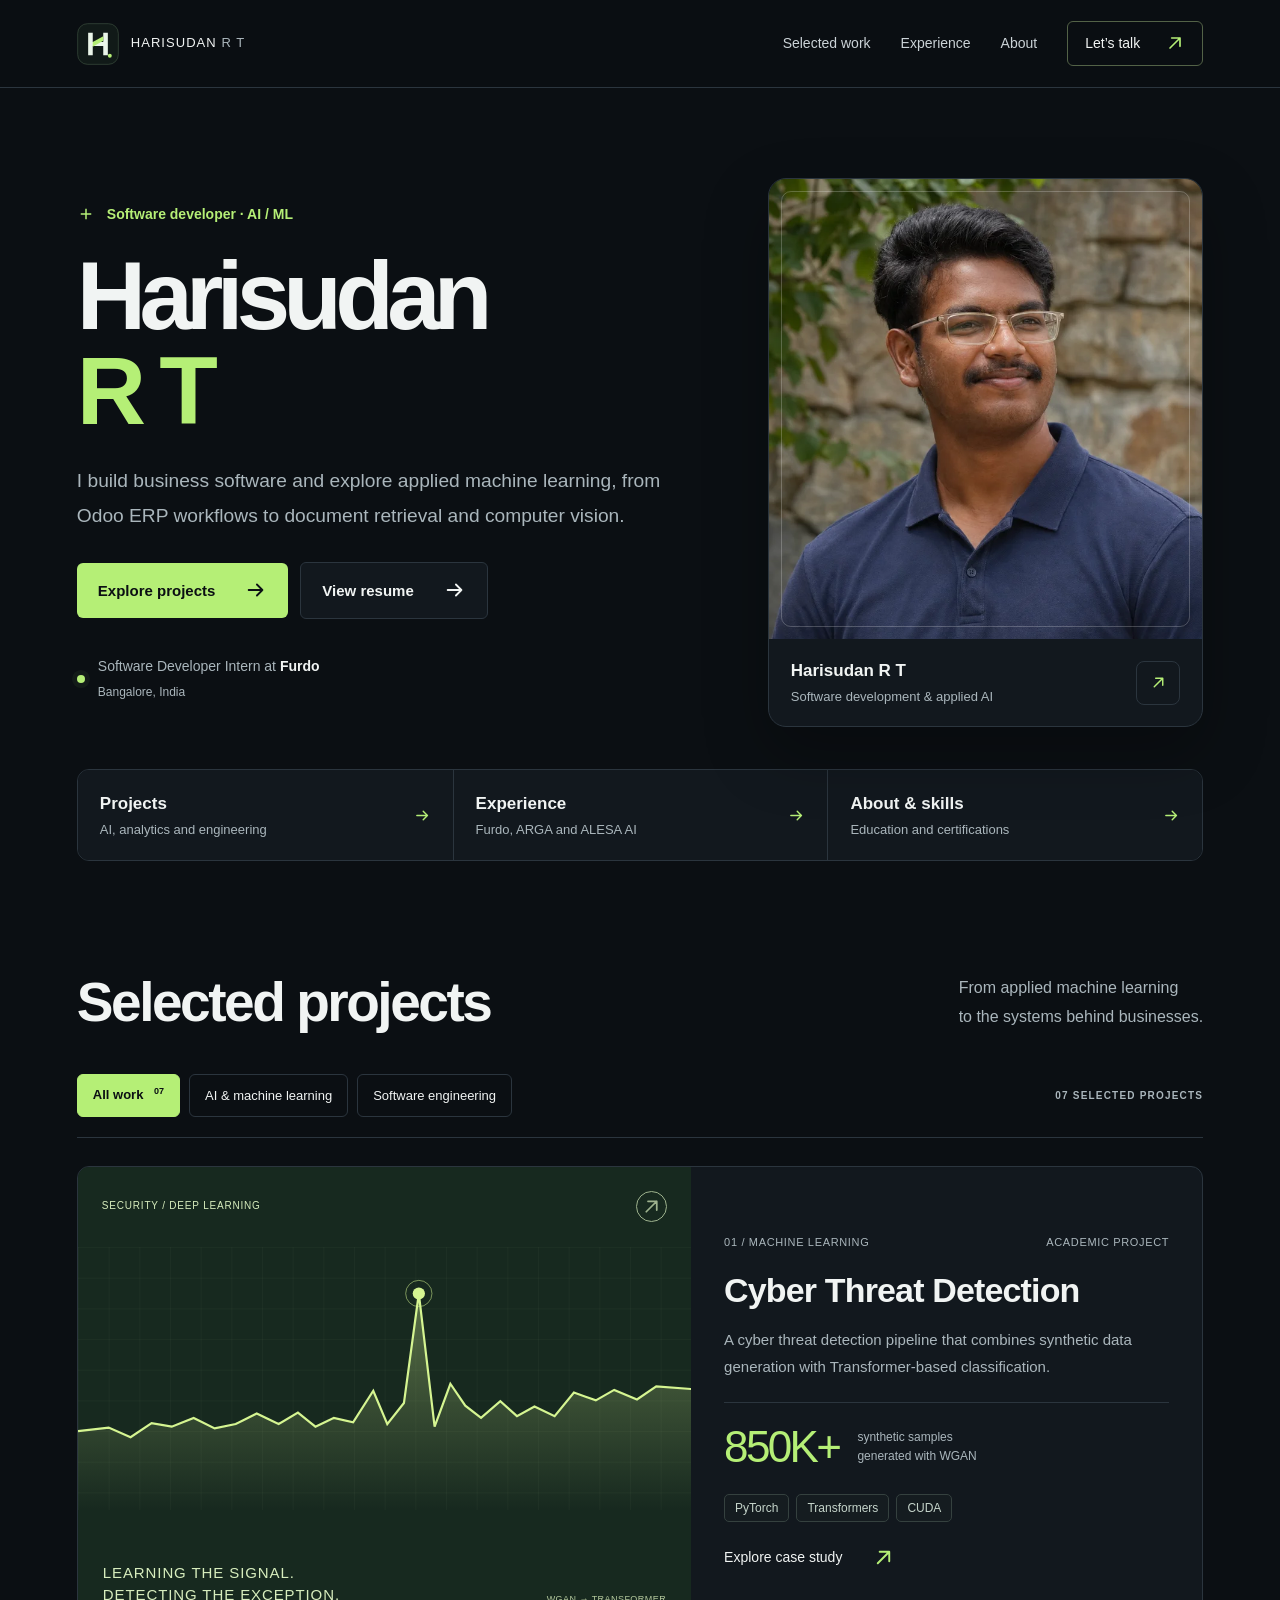
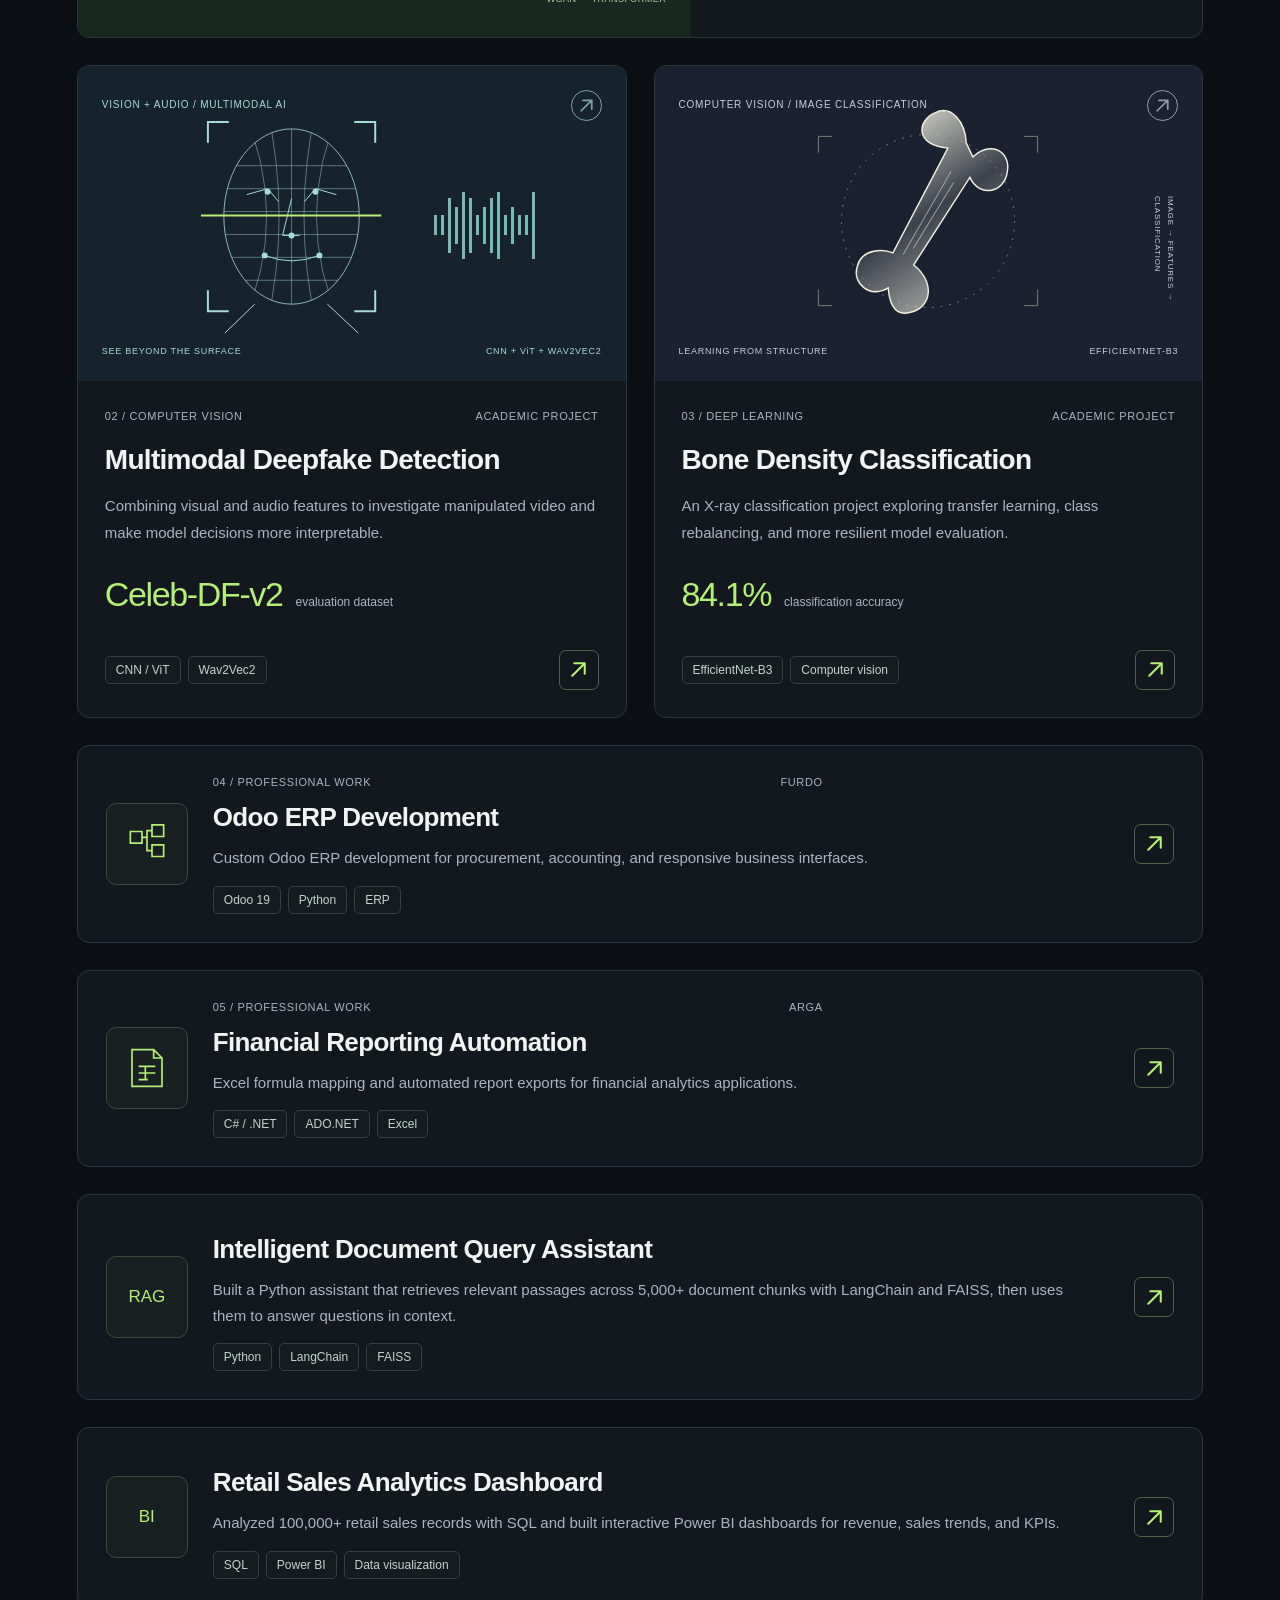
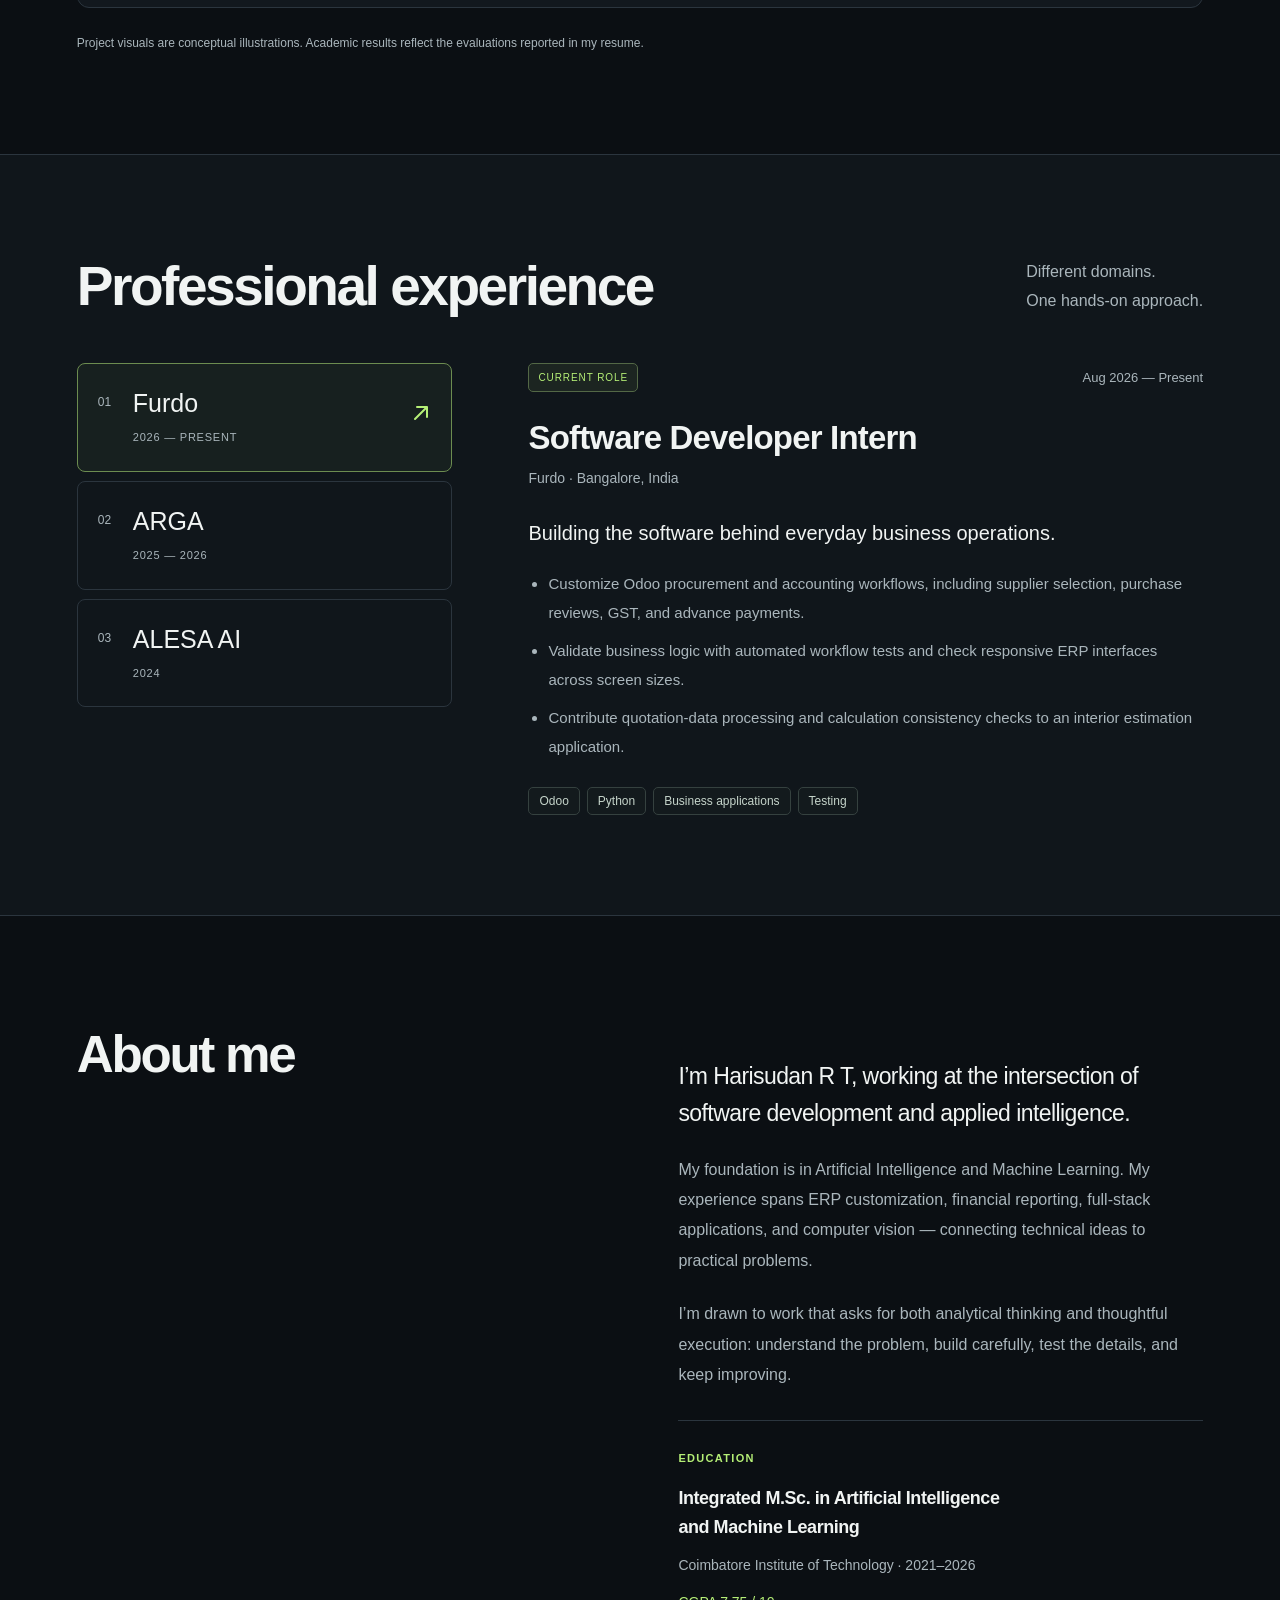
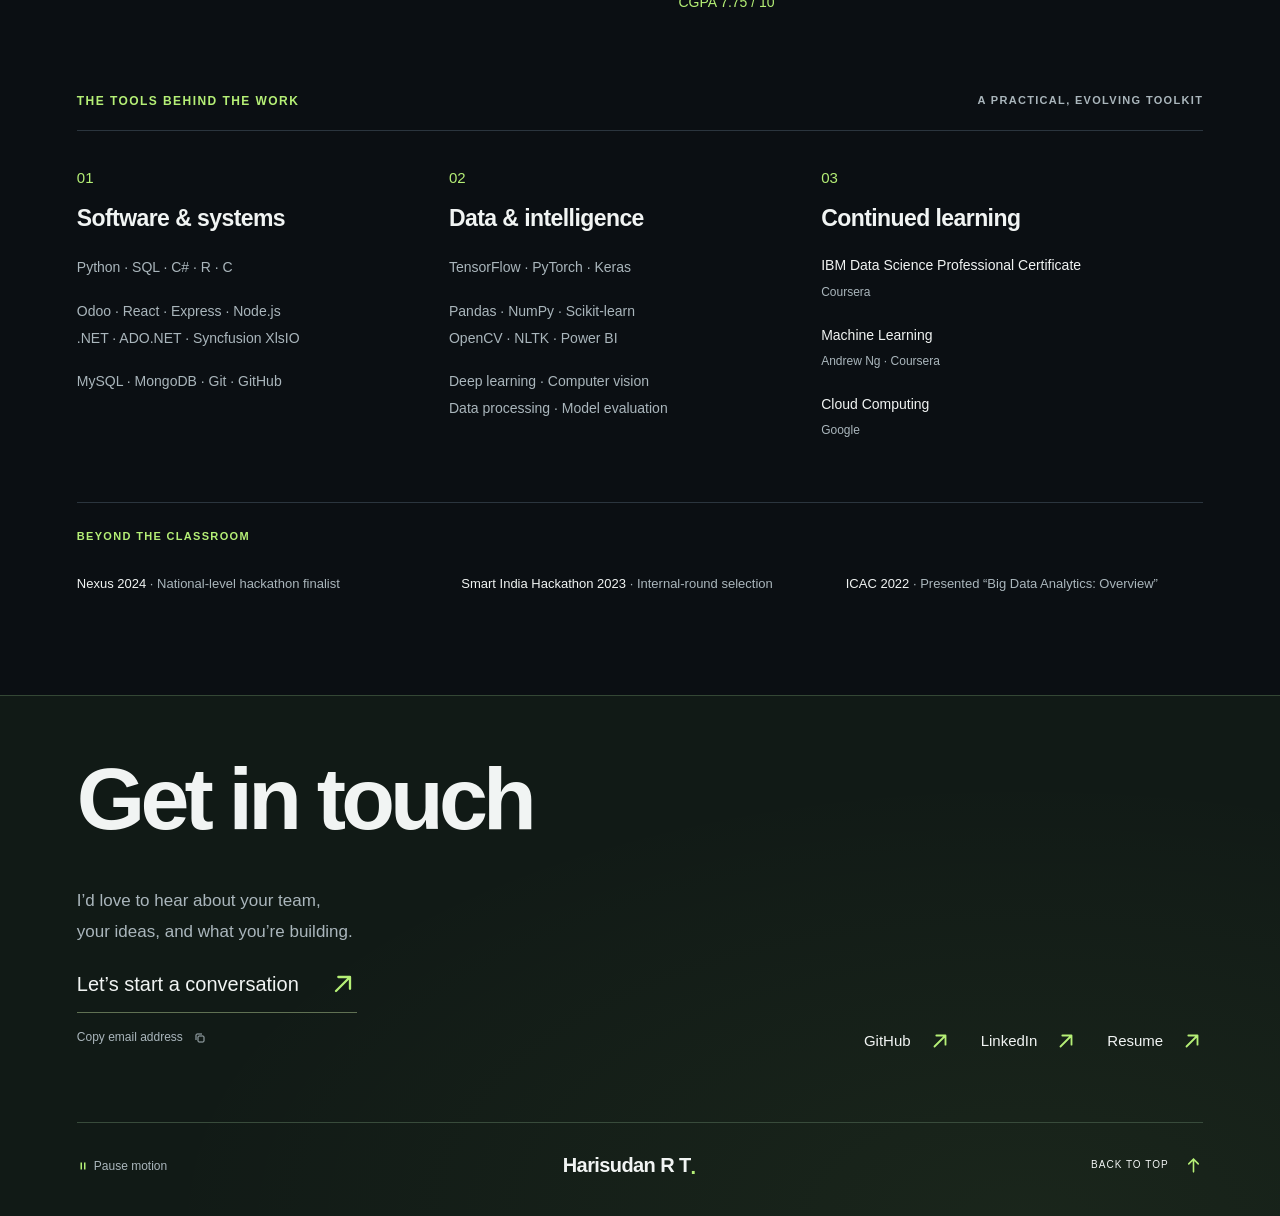
<file: index.html>
<!doctype html>
<html lang="en">
<head>
  <meta charset="UTF-8"><meta name="viewport" content="width=device-width,initial-scale=1">
  <meta name="theme-color" content="#0b0f13">
  <title>Harisudan R T — Software Developer & AI/ML</title>
  <meta name="description" content="Harisudan R T builds practical software and intelligent systems. Explore work in Odoo ERP, full-stack development, data science and machine learning.">
  <meta property="og:title" content="Harisudan R T — Engineering ideas into impact">
  <meta property="og:description" content="Software development. Applied intelligence. Thoughtful execution. Explore selected work and get in touch.">
  <meta property="og:type" content="website">
  <link rel="icon" href="favicon.svg?v=3" type="image/svg+xml">
  <link rel="stylesheet" href="dark.css?v=2">
  <link rel="stylesheet" href="portfolio.css?v=3"><script src="app.js?v=3" defer></script>
</head>
<body>
<a class="skip-link" href="#main">Skip to content</a>
<header class="header">
  <a class="brand" href="#home" aria-label="Harisudan, home"><img class="brand-emblem" src="favicon.svg?v=3" width="42" height="42" alt=""><span>HARISUDAN <b>R T</b></span></a>
  <nav aria-label="Main navigation" id="navigation"><a href="#work">Selected work</a><a href="#experience">Experience</a><a href="#about">About</a><a class="nav-contact" href="#contact">Let’s talk <span aria-hidden="true"><i class="ui-icon icon-external" aria-hidden="true"></i></span></a></nav>
  <button class="menu-button" aria-label="Open navigation" aria-expanded="false" aria-controls="navigation"><span></span><span></span></button>
  <div class="scroll-progress" aria-hidden="true"></div>
</header>
<main id="main">
<section class="hero section-wrap" id="home" aria-labelledby="hero-title">
  <div class="hero-grid">
    <div class="hero-copy">
      <p class="role-kicker"><span class="ui-icon icon-plus" aria-hidden="true"></span> Software developer · AI / ML</p>
      <h1 id="hero-title">Harisudan <span>R T</span></h1>
      <p class="hero-description">I build business software and explore applied machine learning, from Odoo ERP workflows to document retrieval and computer vision.</p>
      <div class="hero-actions"><a class="button primary" href="#work">Explore projects <span aria-hidden="true"><i class="ui-icon icon-right" aria-hidden="true"></i></span></a><a class="button secondary" href="resume.html">View resume <span aria-hidden="true"><i class="ui-icon icon-right" aria-hidden="true"></i></span></a></div>
      <div class="current-role"><span class="status-dot" aria-hidden="true"></span><span>Software Developer Intern at <strong>Furdo</strong><small>Bangalore, India</small></span></div>
    </div>
    <figure class="portrait-card"><div class="portrait-frame">
      <img src="harisudan-headshot.webp" width="720" height="900" alt="Harisudan R T in a navy collared shirt" fetchpriority="high"></div>
      <figcaption><span><strong>Harisudan R T</strong><small>Software development & applied AI</small></span><a href="https://www.linkedin.com/in/harisudan-r-t" aria-label="Harisudan on LinkedIn"><i class="ui-icon icon-external" aria-hidden="true"></i></a></figcaption>
    </figure>
  </div>
  <div class="profile-index" aria-label="Portfolio sections">
    <a href="#work"><span>Projects<small>AI, analytics and engineering</small></span><span aria-hidden="true"><i class="ui-icon icon-right" aria-hidden="true"></i></span></a>
    <a href="#experience"><span>Experience<small>Furdo, ARGA and ALESA AI</small></span><span aria-hidden="true"><i class="ui-icon icon-right" aria-hidden="true"></i></span></a>
    <a href="#about"><span>About & skills<small>Education and certifications</small></span><span aria-hidden="true"><i class="ui-icon icon-right" aria-hidden="true"></i></span></a>
  </div>
</section>
<section class="work section-wrap" id="work" aria-labelledby="work-title">
  <div class="section-heading reveal"><div><h2 id="work-title">Selected projects</h2></div><p>From applied machine learning<br>to the systems behind businesses.</p></div>
  <div class="work-toolbar reveal"><div class="filters" role="group" aria-label="Filter projects"><button class="filter active" data-filter="all" aria-pressed="true">All work <sup>07</sup></button><button class="filter" data-filter="ai" aria-pressed="false">AI & machine learning</button><button class="filter" data-filter="engineering" aria-pressed="false">Software engineering</button></div><span class="micro work-count" aria-live="polite">07 SELECTED PROJECTS</span></div>
  <div class="projects">
    <article class="project-card featured reveal" data-category="ai">
      <button class="project-visual cyber-visual" data-project="cyber" aria-label="Read case study: Cyber Threat Detection">
        <div class="visual-top"><span>SECURITY / DEEP LEARNING</span><span class="visual-plus"><i class="ui-icon icon-external" aria-hidden="true"></i></span></div>
        <svg class="signal-chart" viewBox="0 0 700 300" aria-hidden="true"><defs><pattern id="grid" width="35" height="35" patternUnits="userSpaceOnUse"><path d="M35 0H0V35" fill="none" stroke="#a1ba9e" stroke-width=".5" opacity=".18"/></pattern><linearGradient id="area" x1="0" y1="0" x2="0" y2="1"><stop stop-color="#d5f591" stop-opacity=".35"/><stop offset="1" stop-color="#d5f591" stop-opacity="0"/></linearGradient></defs><rect width="700" height="300" fill="url(#grid)"/><path d="M0 210L35 206L60 217L84 201L107 205L132 195L156 207L180 202L204 190L229 202L251 189L271 205L292 195L314 200L337 164L353 202L372 178L389 53L407 205L425 156L442 181L460 195L482 176L501 193L521 182L544 193L566 166L591 175L612 163L638 174L660 159L700 162V300H0Z" fill="url(#area)"/><path class="signal-path" d="M0 210L35 206L60 217L84 201L107 205L132 195L156 207L180 202L204 190L229 202L251 189L271 205L292 195L314 200L337 164L353 202L372 178L389 53L407 205L425 156L442 181L460 195L482 176L501 193L521 182L544 193L566 166L591 175L612 163L638 174L660 159L700 162" fill="none" stroke="#d5f591" stroke-width="2.5"/><circle cx="389" cy="53" r="7" fill="#d5f591"/><circle class="pulse-ring" cx="389" cy="53" r="15" fill="none" stroke="#d5f591" opacity=".6"/></svg>
        <div class="signal-caption"><span>LEARNING THE SIGNAL.<br>DETECTING THE EXCEPTION.</span><span class="micro">WGAN → TRANSFORMER</span></div>
      </button>
      <div class="project-content"><div class="project-meta"><span>01 / MACHINE LEARNING</span><span>ACADEMIC PROJECT</span></div><h3>Cyber Threat Detection</h3><p>A cyber threat detection pipeline that combines synthetic data generation with Transformer-based classification.</p><div class="project-result"><strong>850K+</strong><span>synthetic samples<br>generated with WGAN</span></div><div class="tags"><span>PyTorch</span><span>Transformers</span><span>CUDA</span></div><button class="case-link" data-project="cyber">Explore case study <span aria-hidden="true"><i class="ui-icon icon-external" aria-hidden="true"></i></span></button></div>
    </article>
    <article class="project-card reveal" data-category="ai">
      <button class="project-visual deepfake-visual" data-project="deepfake" aria-label="Read case study: Multimodal Deepfake Detection"><div class="visual-top"><span>VISION + AUDIO / MULTIMODAL AI</span><span class="visual-plus"><i class="ui-icon icon-external" aria-hidden="true"></i></span></div><div class="face-layout" aria-hidden="true"><svg viewBox="0 0 230 240"><defs><clipPath id="faceclip"><ellipse cx="115" cy="111" rx="68" ry="88"/></clipPath></defs><g fill="none" stroke="currentColor"><ellipse cx="115" cy="111" rx="68" ry="88" opacity=".8"/><g clip-path="url(#faceclip)" opacity=".45"><path d="M20 60H210M20 83H210M20 106H210M20 129H210M20 152H210M20 175H210M65 0Q115 112 65 220M90 0Q115 112 90 220M140 0Q115 112 140 220M165 0Q115 112 165 220M115 0V220"/></g><path d="M70 89L91 83L102 96M128 96L139 83L160 89M115 93L106 130L123 130M88 150Q115 161 143 150M78 199L48 228M151 199L182 228"/><path d="M31 37V16H52M178 16H199V37M31 185V206H52M178 206H199V185" stroke-width="2"/></g><g fill="currentColor"><circle cx="91" cy="86" r="3"/><circle cx="139" cy="86" r="3"/><circle cx="115" cy="130" r="3"/><circle cx="88" cy="150" r="3"/><circle cx="143" cy="150" r="3"/></g><path class="scan-line" d="M24 110H205" stroke="#243f37" stroke-width="2"/></svg><div class="audio-bars"><i></i><i></i><i></i><i></i><i></i><i></i><i></i><i></i><i></i><i></i><i></i><i></i><i></i><i></i><i></i></div></div><div class="visual-bottom"><span>SEE BEYOND THE SURFACE</span><span>CNN + ViT + WAV2VEC2</span></div></button>
      <div class="project-content"><div class="project-meta"><span>02 / COMPUTER VISION</span><span>ACADEMIC PROJECT</span></div><h3>Multimodal Deepfake Detection</h3><p>Combining visual and audio features to investigate manipulated video and make model decisions more interpretable.</p><div class="inline-result"><strong>Celeb-DF-v2</strong><span>evaluation dataset</span></div><div class="project-bottom"><div class="tags"><span>CNN / ViT</span><span>Wav2Vec2</span></div><button class="icon-link" data-project="deepfake" aria-label="Read deepfake detection case study"><i class="ui-icon icon-external" aria-hidden="true"></i></button></div></div>
    </article>
    <article class="project-card reveal" data-category="ai">
      <button class="project-visual bone-visual" data-project="bone" aria-label="Read case study: Bone Density Classification"><div class="visual-top"><span>COMPUTER VISION / IMAGE CLASSIFICATION</span><span class="visual-plus"><i class="ui-icon icon-external" aria-hidden="true"></i></span></div><div class="bone-art" aria-hidden="true"><svg viewBox="0 0 300 260"><defs><linearGradient id="bonefill" x1="0" y1="0" x2="1" y2="1"><stop stop-color="#f0efe0" stop-opacity=".8"/><stop offset=".5" stop-color="#f0efe0" stop-opacity=".15"/><stop offset="1" stop-color="#f0efe0" stop-opacity=".65"/></linearGradient></defs><g transform="rotate(30 150 130)"><path d="M130 54C98 69 88 45 100 29C110 13 132 21 144 40L157 49C166 22 190 26 196 45C204 64 185 83 165 69L160 177C188 181 199 206 181 222C168 235 155 220 149 211C139 230 114 226 110 208C104 188 126 178 135 177Z" fill="url(#bonefill)" stroke="#f0efe0" stroke-width="1.5"/><path d="M145 73L145 173M153 82L151 162" stroke="#f0efe0" opacity=".55"/></g><g fill="none" stroke="#c7d0b8" opacity=".55"><path d="M50 42H36V59M250 42H264V59M50 218H36V201M250 218H264V201"/><circle cx="150" cy="130" r="90" stroke-dasharray="2 7"/></g></svg><span class="bone-axis">IMAGE → FEATURES → CLASSIFICATION</span></div><div class="visual-bottom"><span>LEARNING FROM STRUCTURE</span><span>EFFICIENTNET-B3</span></div></button>
      <div class="project-content"><div class="project-meta"><span>03 / DEEP LEARNING</span><span>ACADEMIC PROJECT</span></div><h3>Bone Density Classification</h3><p>An X-ray classification project exploring transfer learning, class rebalancing, and more resilient model evaluation.</p><div class="inline-result"><strong>84.1%</strong><span>classification accuracy</span></div><div class="project-bottom"><div class="tags"><span>EfficientNet-B3</span><span>Computer vision</span></div><button class="icon-link" data-project="bone" aria-label="Read bone density classification case study"><i class="ui-icon icon-external" aria-hidden="true"></i></button></div></div>
    </article>
    <article class="engineering-card reveal" data-category="engineering"><div class="engineering-icon" aria-hidden="true"><svg viewBox="0 0 60 60"><path d="M10 15H24V29H10ZM36 31H50V45H36ZM36 7H50V21H36ZM24 22H30V38H36M30 22V14H36" fill="none" stroke="currentColor" stroke-width="2"/></svg></div><div><div class="project-meta"><span>04 / PROFESSIONAL WORK</span><span>FURDO</span></div><h3>Odoo ERP Development</h3><p>Custom Odoo ERP development for procurement, accounting, and responsive business interfaces.</p><div class="tags"><span>Odoo 19</span><span>Python</span><span>ERP</span></div></div><button class="icon-link" data-project="odoo" aria-label="Read Odoo ERP development case study"><i class="ui-icon icon-external" aria-hidden="true"></i></button></article>
    <article class="engineering-card reveal" data-category="engineering"><div class="engineering-icon" aria-hidden="true"><svg viewBox="0 0 60 60"><path d="M12 8H38L48 18V52H12ZM38 8V18H48M20 28H40M20 36H40M20 44H31M28 28V44" fill="none" stroke="currentColor" stroke-width="2"/></svg></div><div><div class="project-meta"><span>05 / PROFESSIONAL WORK</span><span>ARGA</span></div><h3>Financial Reporting Automation</h3><p>Excel formula mapping and automated report exports for financial analytics applications.</p><div class="tags"><span>C# / .NET</span><span>ADO.NET</span><span>Excel</span></div></div><button class="icon-link" data-project="finance" aria-label="Read financial reporting case study"><i class="ui-icon icon-external" aria-hidden="true"></i></button></article>
    <article class="engineering-card reveal" data-category="ai">
      <div class="engineering-icon" aria-hidden="true">RAG</div>
      <div><h3>Intelligent Document Query Assistant</h3><p>Built a Python assistant that retrieves relevant passages across 5,000+ document chunks with LangChain and FAISS, then uses them to answer questions in context.</p><div class="tags"><span>Python</span><span>LangChain</span><span>FAISS</span></div></div>
      <button class="icon-link" data-project="rag" aria-label="Read document assistant case study"><i class="ui-icon icon-external" aria-hidden="true"></i></button>
    </article>
    <article class="engineering-card reveal" data-category="engineering">
      <div class="engineering-icon" aria-hidden="true">BI</div>
      <div><h3>Retail Sales Analytics Dashboard</h3><p>Analyzed 100,000+ retail sales records with SQL and built interactive Power BI dashboards for revenue, sales trends, and KPIs.</p><div class="tags"><span>SQL</span><span>Power BI</span><span>Data visualization</span></div></div>
      <button class="icon-link" data-project="retail" aria-label="Read retail analytics case study"><i class="ui-icon icon-external" aria-hidden="true"></i></button>
    </article>
  </div>
  <p class="work-note">Project visuals are conceptual illustrations. Academic results reflect the evaluations reported in my resume.</p>
</section>
<section class="experience-section" id="experience" aria-labelledby="experience-title"><div class="section-wrap">
  <div class="section-heading reveal"><div><h2 id="experience-title">Professional experience</h2></div><p>Different domains.<br>One hands-on approach.</p></div>
  <div class="experience-layout reveal"><div class="experience-tabs" role="tablist" aria-label="Work experience" aria-orientation="vertical"><button role="tab" aria-selected="true" aria-controls="experience-panel" id="tab-furdo" data-experience="furdo"><span>01</span><strong>Furdo</strong><small>2026 — PRESENT</small><b aria-hidden="true"><i class="ui-icon icon-external" aria-hidden="true"></i></b></button><button role="tab" aria-selected="false" aria-controls="experience-panel" id="tab-arga" data-experience="arga" tabindex="-1"><span>02</span><strong>ARGA</strong><small>2025 — 2026</small><b aria-hidden="true"><i class="ui-icon icon-external" aria-hidden="true"></i></b></button><button role="tab" aria-selected="false" aria-controls="experience-panel" id="tab-alesa" data-experience="alesa" tabindex="-1"><span>03</span><strong>ALESA AI</strong><small>2024</small><b aria-hidden="true"><i class="ui-icon icon-external" aria-hidden="true"></i></b></button></div><div class="experience-panel" role="tabpanel" id="experience-panel" aria-labelledby="tab-furdo" tabindex="0"><div class="experience-panel-meta"><span class="pill">CURRENT ROLE</span><span>Aug 2026 — Present</span></div><h3>Software Developer Intern</h3><p class="experience-location">Furdo · Bangalore, India</p><p class="experience-intro">Building the software behind everyday business operations.</p><ul><li>Customize Odoo procurement and accounting workflows, including supplier selection, purchase reviews, GST, and advance payments.</li><li>Validate business logic with automated workflow tests and check responsive ERP interfaces across screen sizes.</li><li>Contribute quotation-data processing and calculation consistency checks to an interior estimation application.</li></ul><div class="tags"><span>Odoo</span><span>Python</span><span>Business applications</span><span>Testing</span></div></div></div>
</div></section>
<section class="about section-wrap" id="about" aria-labelledby="about-title">
  <div class="about-grid reveal"><div><h2 id="about-title">About me</h2></div><div class="about-copy"><p class="large-copy">I’m Harisudan R T, working at the intersection of software development and applied intelligence.</p><p>My foundation is in Artificial Intelligence and Machine Learning. My experience spans ERP customization, financial reporting, full-stack applications, and computer vision — connecting technical ideas to practical problems.</p><p>I’m drawn to work that asks for both analytical thinking and thoughtful execution: understand the problem, build carefully, test the details, and keep improving.</p><div class="education-block"><span class="micro">EDUCATION</span><h3>Integrated M.Sc. in Artificial Intelligence<br>and Machine Learning</h3><p>Coimbatore Institute of Technology · 2021–2026</p><strong>CGPA 7.75 / 10</strong></div></div></div>
  <div class="skills-heading reveal"><span class="eyebrow">THE TOOLS BEHIND THE WORK</span><span class="micro">A PRACTICAL, EVOLVING TOOLKIT</span></div>
  <div class="skills-grid reveal"><div><span class="skill-number">01</span><h3>Software & systems</h3><p>Python · SQL · C# · R · C</p><p>Odoo · React · Express · Node.js<br>.NET · ADO.NET · Syncfusion XlsIO</p><p>MySQL · MongoDB · Git · GitHub</p></div><div><span class="skill-number">02</span><h3>Data & intelligence</h3><p>TensorFlow · PyTorch · Keras</p><p>Pandas · NumPy · Scikit-learn<br>OpenCV · NLTK · Power BI</p><p>Deep learning · Computer vision<br>Data processing · Model evaluation</p></div><div><span class="skill-number">03</span><h3>Continued learning</h3><ul class="certificates"><li><strong>IBM Data Science Professional Certificate</strong><span>Coursera</span></li><li><strong>Machine Learning</strong><span>Andrew Ng · Coursera</span></li><li><strong>Cloud Computing</strong><span>Google</span></li></ul></div></div>
  <div class="recognition reveal"><span class="micro">BEYOND THE CLASSROOM</span><p><strong>Nexus 2024</strong> · National-level hackathon finalist</p><p><strong>Smart India Hackathon 2023</strong> · Internal-round selection</p><p><strong>ICAC 2022</strong> · Presented “Big Data Analytics: Overview”</p></div>
</section>
<section class="contact" id="contact" aria-labelledby="contact-title"><div class="section-wrap"><h2 id="contact-title" class="reveal">Get in touch</h2><div class="contact-bottom reveal"><div><p>I’d love to hear about your team,<br>your ideas, and what you’re building.</p><a class="email-link" href="mailto:harisudan.rajendran2003@gmail.com">Let’s start a conversation <span aria-hidden="true"><i class="ui-icon icon-external" aria-hidden="true"></i></span></a><button class="copy-email">Copy email address <span aria-hidden="true"><i class="ui-icon icon-copy" aria-hidden="true"></i></span></button><span class="copy-status" role="status"></span></div><div class="social-links"><a href="https://github.com/Harisudan-RT" target="_blank" rel="noopener noreferrer">GitHub <span aria-hidden="true"><i class="ui-icon icon-external" aria-hidden="true"></i></span></a><a href="https://www.linkedin.com/in/harisudan-r-t" target="_blank" rel="noopener noreferrer">LinkedIn <span aria-hidden="true"><i class="ui-icon icon-external" aria-hidden="true"></i></span></a><a href="resume.html">Resume <span aria-hidden="true"><i class="ui-icon icon-external" aria-hidden="true"></i></span></a></div></div><footer><button class="motion-button" aria-pressed="false">Pause motion</button><a href="#home" class="footer-brand">Harisudan R T<span>.</span></a><a href="#home">BACK TO TOP <span aria-hidden="true"><i class="ui-icon icon-up" aria-hidden="true"></i></span></a></footer></div></section>
</main>
<dialog class="project-dialog" aria-labelledby="dialog-title"><button class="dialog-close" aria-label="Close case study">×</button><div class="dialog-body"></div></dialog>
</body></html>
</file>
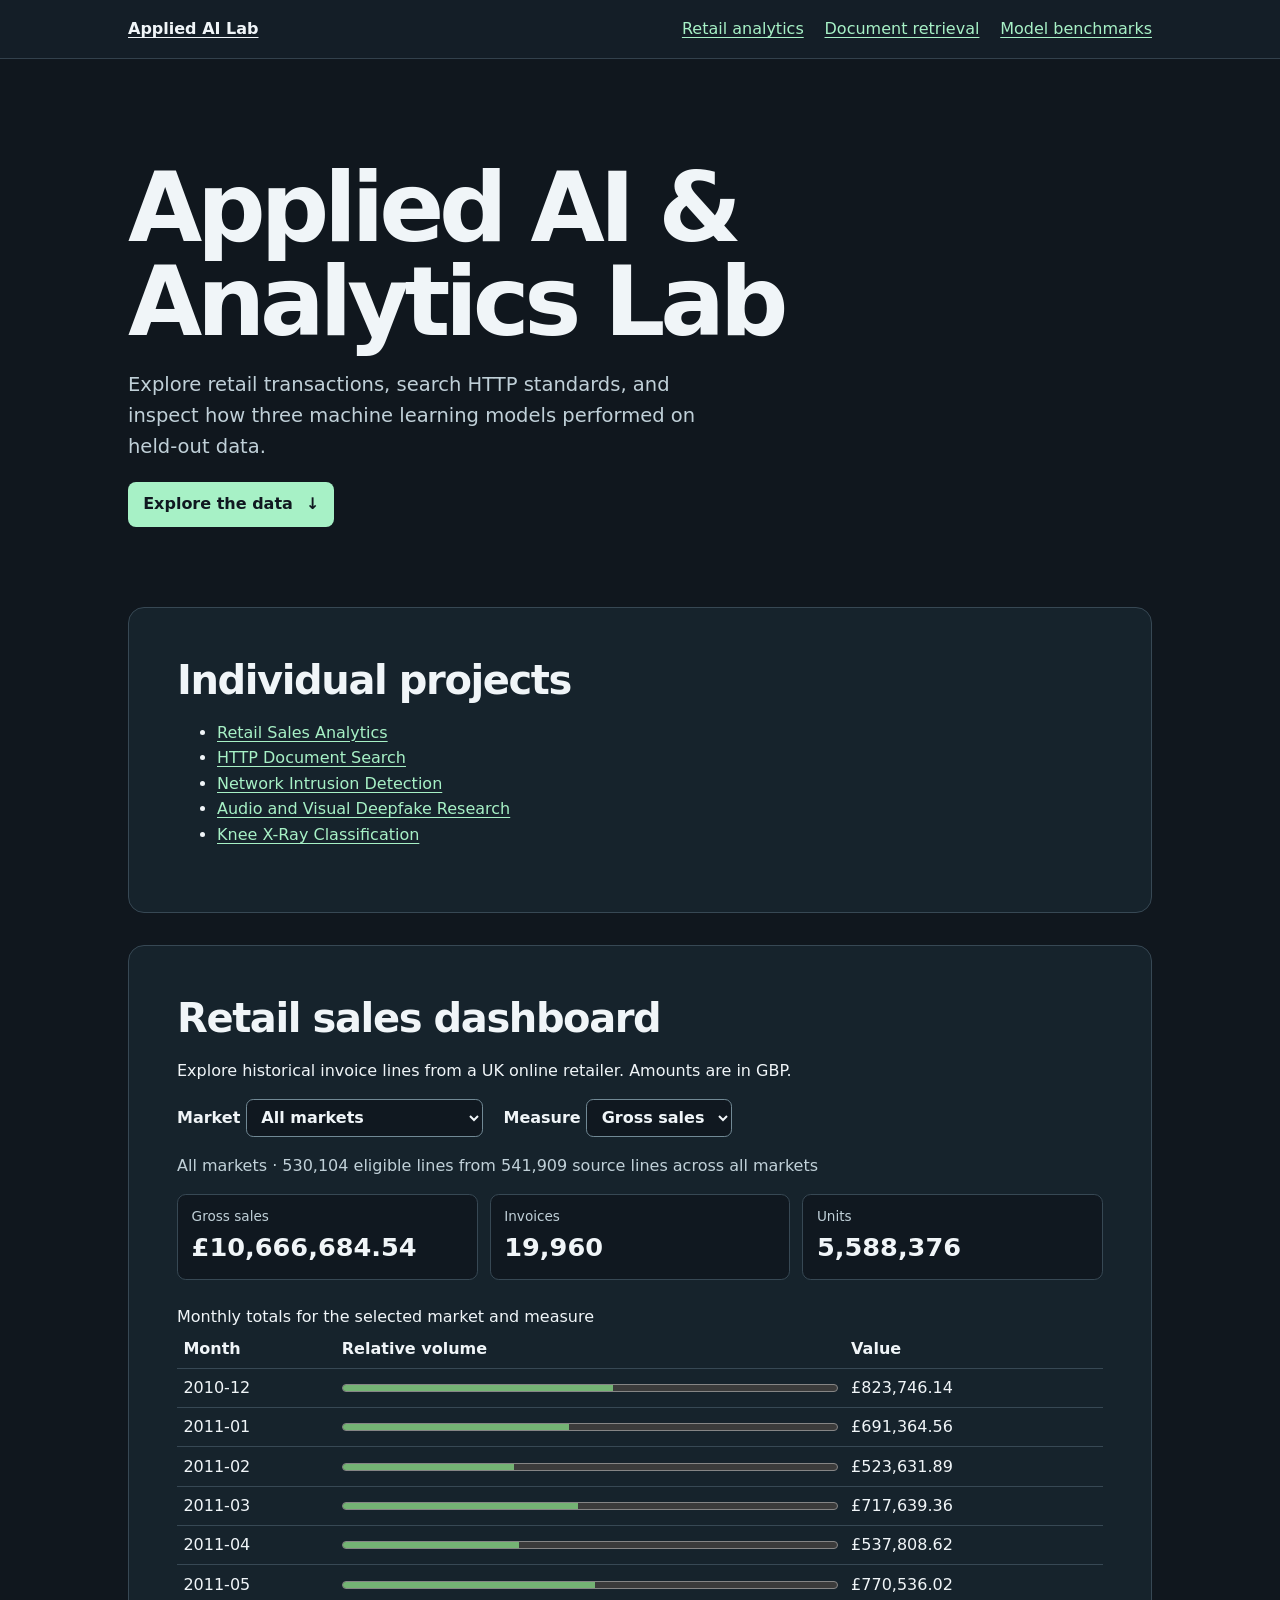
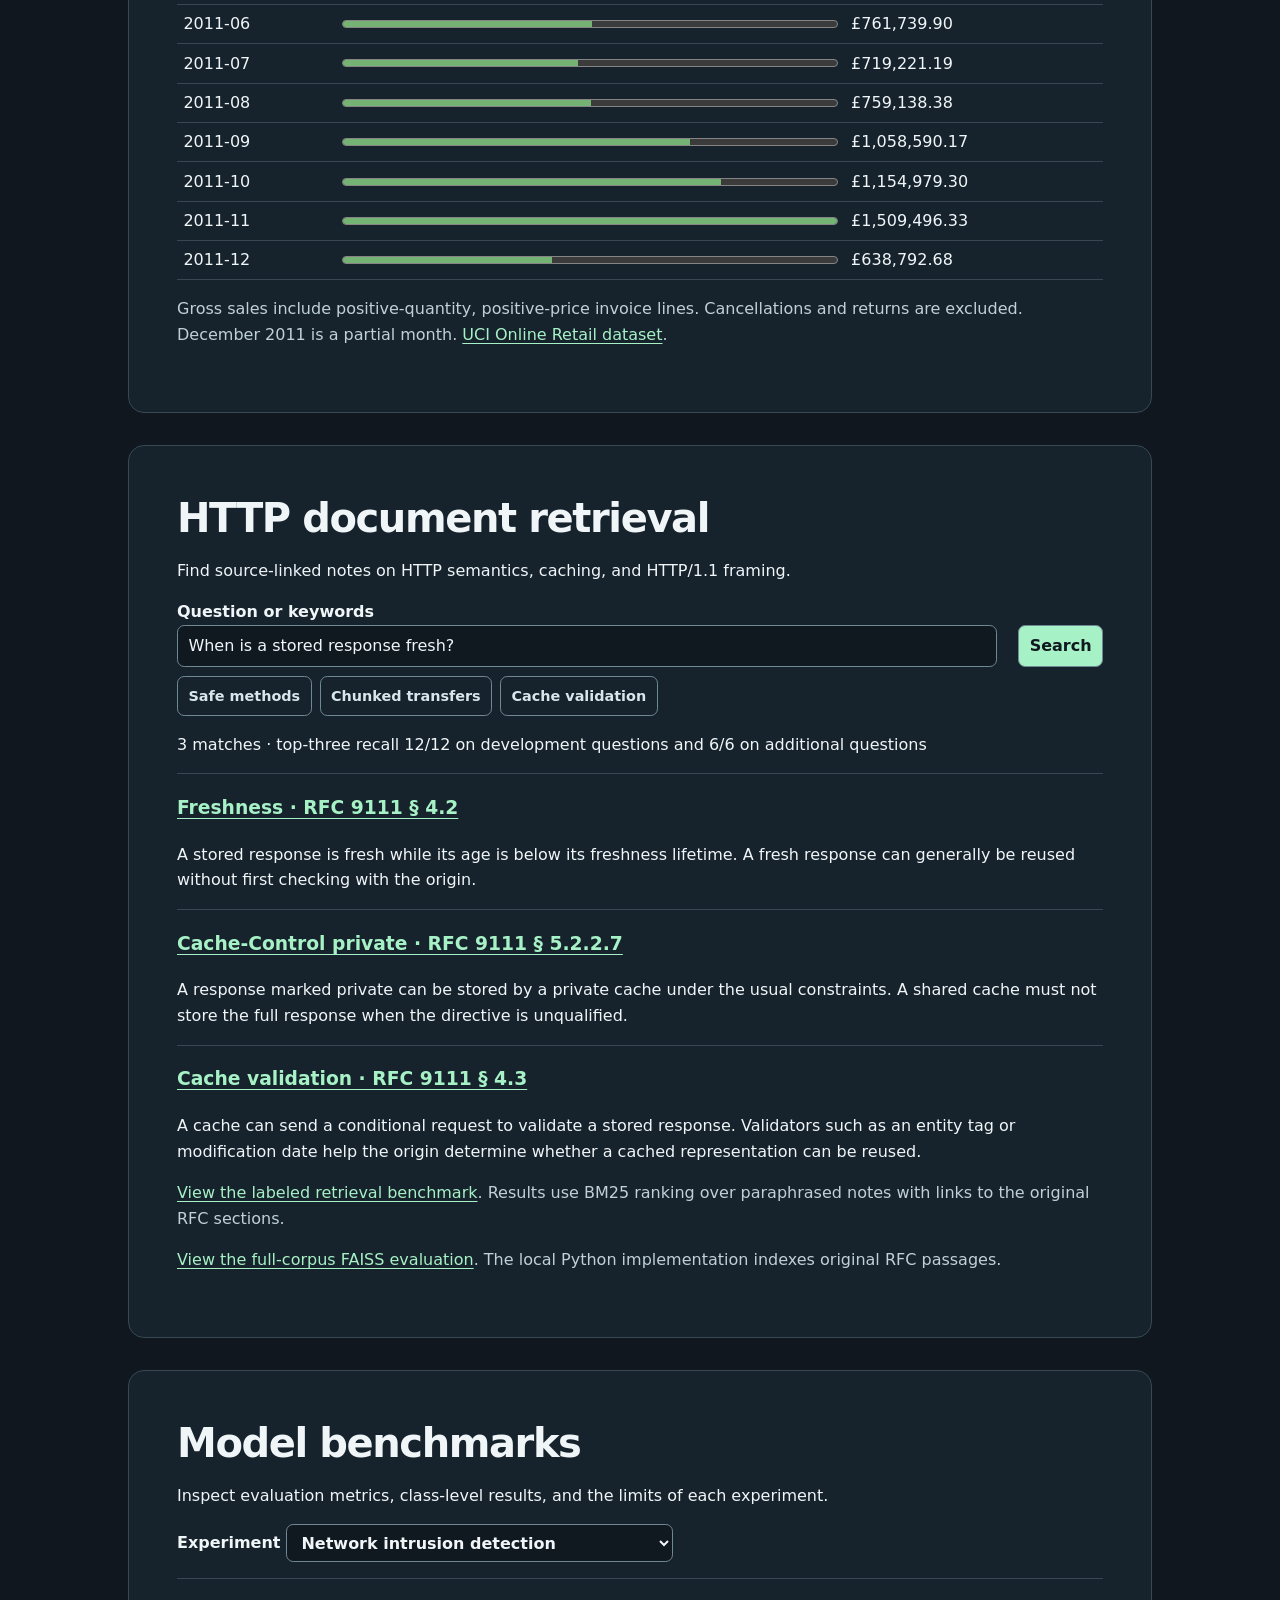
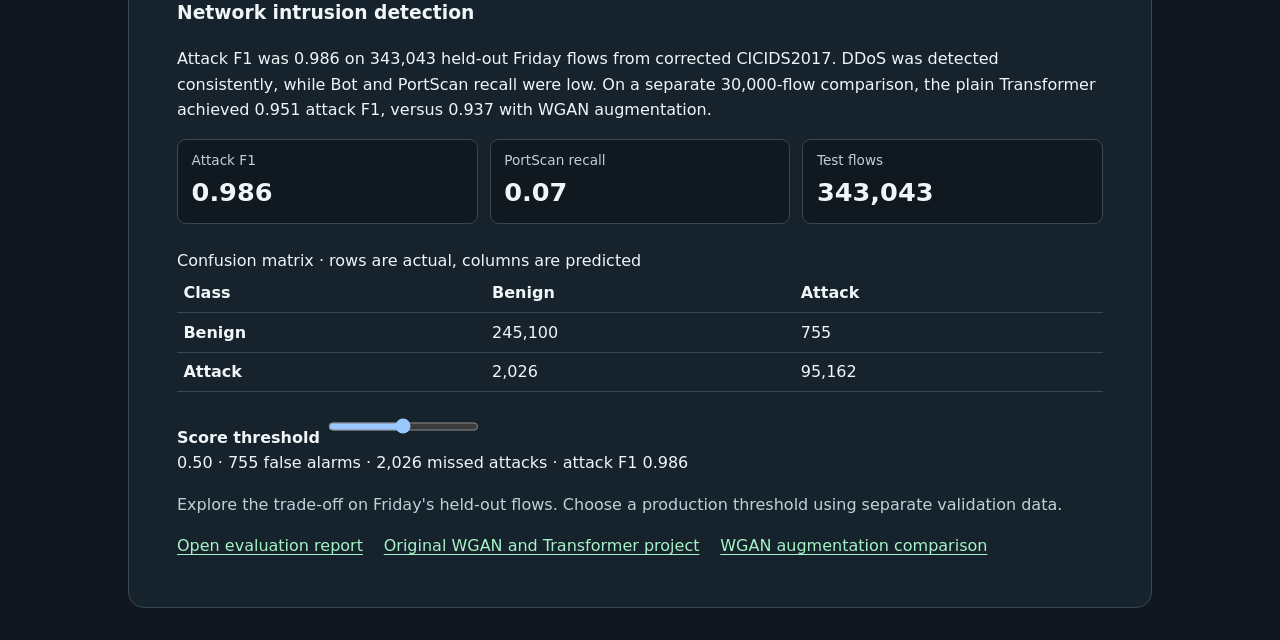
<file: academic-lab/index.html>
<!doctype html>
<html lang="en">
<head>
  <meta charset="utf-8">
  <meta name="viewport" content="width=device-width, initial-scale=1">
  <title>Applied AI and Analytics Lab</title>
  <link rel="stylesheet" href="./style.css">
  <script type="module" src="./lab.mjs"></script>
</head>
<body>
  <header><div class="wrap">
    <nav aria-label="Projects"><a class="brand" href="#top">Applied AI Lab</a><a href="#retail">Retail analytics</a><a href="#search">Document retrieval</a><a href="#models">Model benchmarks</a></nav>
  </div></header>
  <main class="wrap">
    <div class="intro" id="top">
      <h1>Applied AI &amp;<br>Analytics Lab</h1>
      <p>Explore retail transactions, search HTTP standards, and inspect how three machine learning models performed on held-out data.</p>
      <a class="primary" href="#retail">Explore the data <span aria-hidden="true">↓</span></a>
    </div>
    <section aria-labelledby="individual-title">
      <h2 id="individual-title">Individual projects</h2>
      <ul>
        <li><a href="./retail/">Retail Sales Analytics</a></li>
        <li><a href="./document-search/">HTTP Document Search</a></li>
        <li><a href="./intrusion-detection/">Network Intrusion Detection</a></li>
        <li><a href="./deepfake-detection/">Audio and Visual Deepfake Research</a></li>
        <li><a href="./bone-density/">Knee X-Ray Classification</a></li>
      </ul>
    </section>
    <section id="retail" aria-labelledby="retail-title">
      <h2 id="retail-title">Retail sales dashboard</h2>
      <p>Explore historical invoice lines from a UK online retailer. Amounts are in GBP.</p>
      <div class="controls">
        <label>Market <select id="market"><option value="">All markets</option></select></label>
        <label>Measure <select id="measure"><option value="5">Gross sales</option><option value="3">Invoices</option><option value="4">Units</option></select></label>
      </div>
      <p id="retail-status" class="method" role="status">Loading sales aggregates…</p>
      <div class="kpis" id="retail-kpis"></div>
      <table><caption>Monthly totals for the selected market and measure</caption><thead><tr><th scope="col">Month</th><th scope="col">Relative volume</th><th scope="col">Value</th></tr></thead><tbody id="sales"></tbody></table>
      <p class="method">Gross sales include positive-quantity, positive-price invoice lines. Cancellations and returns are excluded. December 2011 is a partial month. <a href="https://archive.ics.uci.edu/dataset/352/online+retail">UCI Online Retail dataset</a>.</p>
    </section>
    <section id="search" aria-labelledby="search-title">
      <h2 id="search-title">HTTP document retrieval</h2>
      <p>Find source-linked notes on HTTP semantics, caching, and HTTP/1.1 framing.</p>
      <form id="search-form"><label for="query">Question or keywords</label><div class="controls"><input id="query" required maxlength="220" value="When is a stored response fresh?"><button>Search</button></div></form>
      <div class="examples" aria-label="Example searches"><button type="button" data-query="Which HTTP methods are safe?">Safe methods</button><button type="button" data-query="How does chunked transfer coding work?">Chunked transfers</button><button type="button" data-query="What status code says my cached representation is unchanged?">Cache validation</button></div>
      <p id="search-status" role="status">Loading search index…</p>
      <div id="results"></div>
      <p class="method"><a href="./retrieval-evaluation.json">View the labeled retrieval benchmark</a>. Results use BM25 ranking over paraphrased notes with links to the original RFC sections.</p>
      <p class="method"><a href="./faiss-evaluation.json">View the full-corpus FAISS evaluation</a>. The local Python implementation indexes original RFC passages.</p>
    </section>
    <section id="models" aria-labelledby="models-title">
      <h2 id="models-title">Model benchmarks</h2>
      <p>Inspect evaluation metrics, class-level results, and the limits of each experiment.</p>
      <div class="controls"><label>Experiment <select id="benchmark-select"></select></label></div>
      <div id="benchmarks" aria-live="polite"><p>Loading benchmark reports…</p></div>
    </section>
  </main>
</body>
</html>
</file>
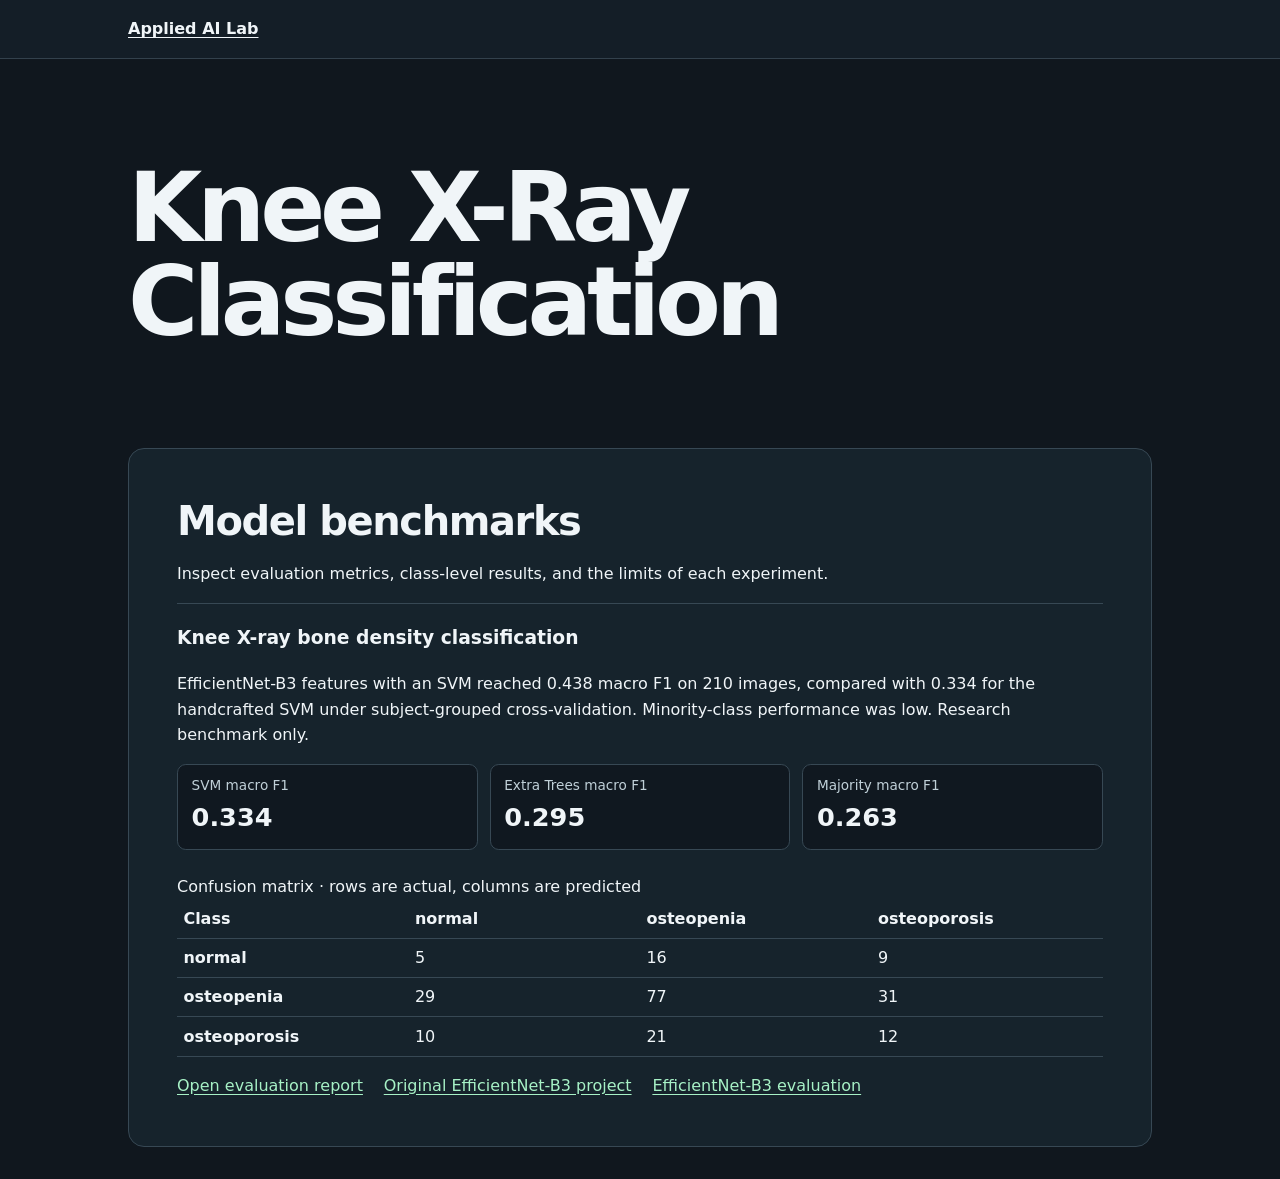
<file: academic-lab/bone-density/index.html>
<!doctype html>
<html lang="en"><head><meta charset="utf-8"><meta name="viewport" content="width=device-width, initial-scale=1">
<base href="../"><title>Knee X-Ray Classification</title><link rel="stylesheet" href="./style.css">
<script type="module" src="./lab.mjs"></script></head>
<body><header><nav class="wrap" aria-label="Project navigation"><a class="brand" href="./">Applied AI Lab</a></nav></header>
<main class="wrap"><div class="intro"><h1>Knee X-Ray Classification</h1></div><section id="models" aria-labelledby="models-title">
      <h2 id="models-title">Model benchmarks</h2>
      <p>Inspect evaluation metrics, class-level results, and the limits of each experiment.</p>
      <div hidden><select id="benchmark-select" data-index="2"></select></div>
      <div id="benchmarks" aria-live="polite"><p>Loading benchmark reports…</p></div>
    </section></main></body></html>
</file>
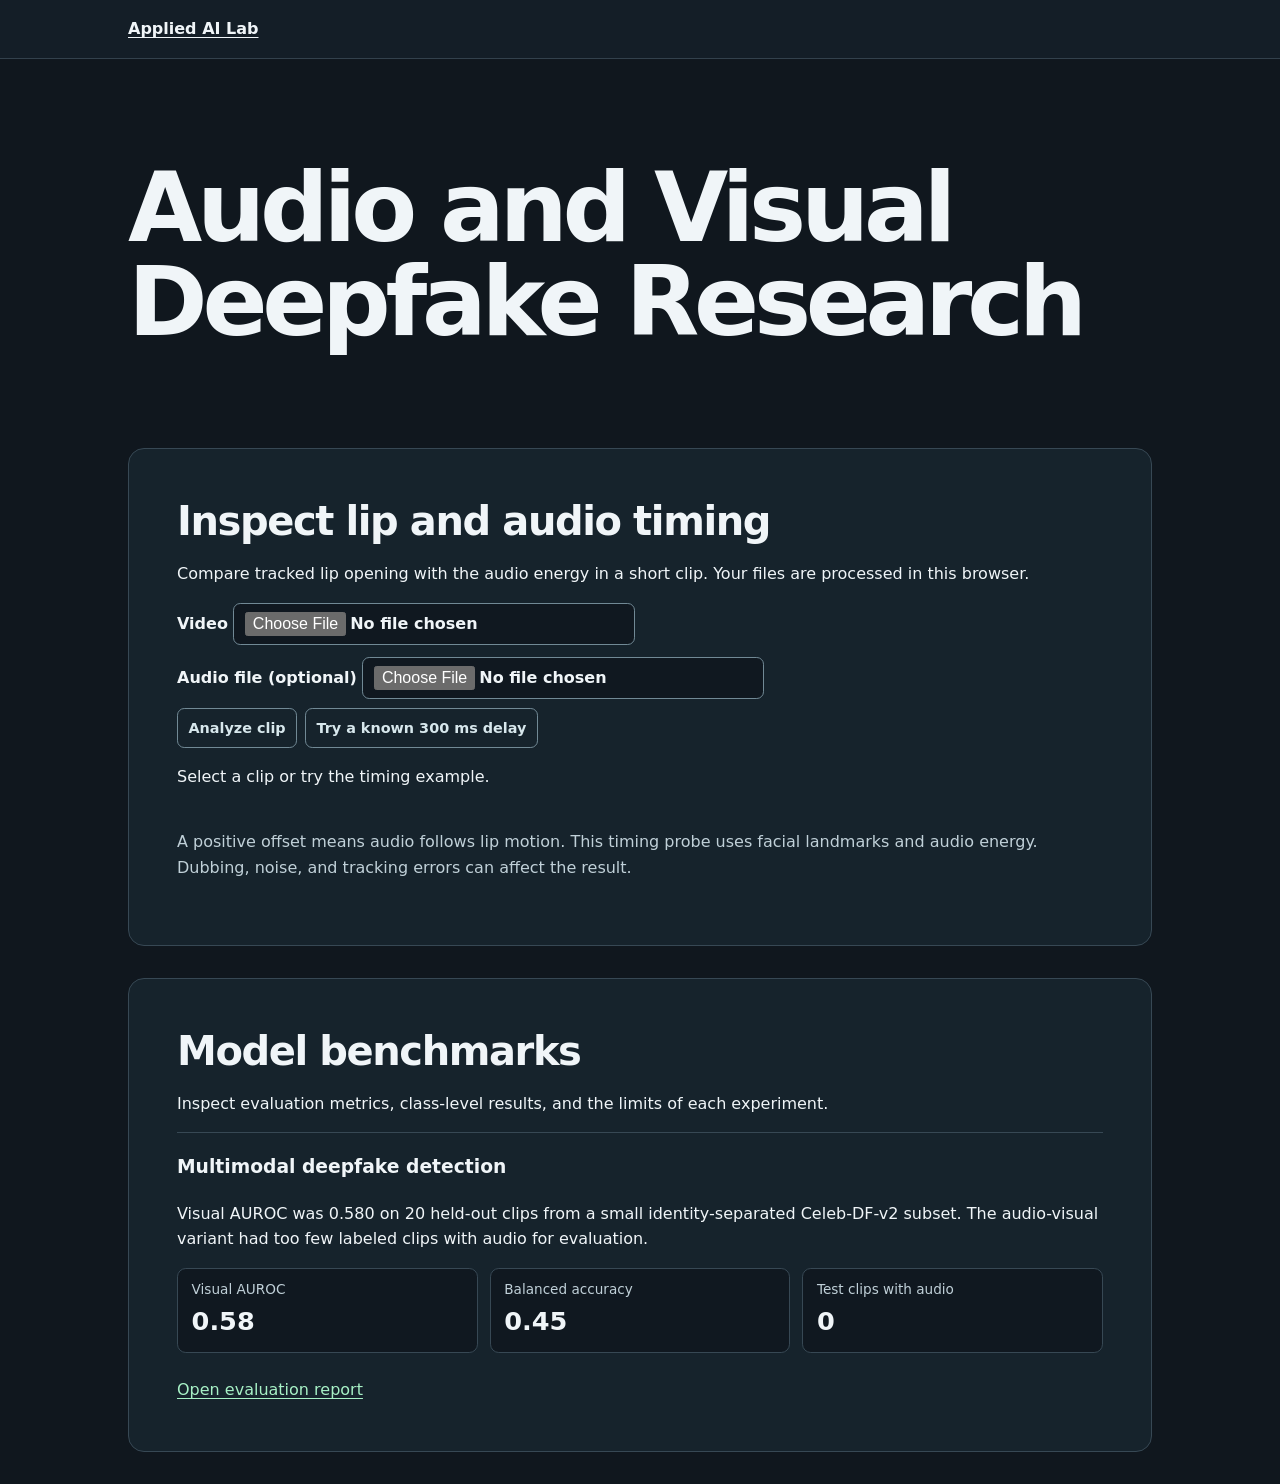
<file: academic-lab/deepfake-detection/index.html>
<!doctype html>
<html lang="en"><head><meta charset="utf-8"><meta name="viewport" content="width=device-width, initial-scale=1">
<base href="../"><title>Audio and Visual Deepfake Research</title><link rel="stylesheet" href="./style.css">
<script type="module" src="./lab.mjs"></script><script type="module" src="./lip-demo.mjs"></script></head>
<body><header><nav class="wrap" aria-label="Project navigation"><a class="brand" href="./">Applied AI Lab</a></nav></header>
<main class="wrap"><div class="intro"><h1>Audio and Visual Deepfake Research</h1></div><section aria-labelledby="lip-title">
  <h2 id="lip-title">Inspect lip and audio timing</h2>
  <p>Compare tracked lip opening with the audio energy in a short clip. Your files are processed in this browser.</p>
  <div class="controls">
    <label>Video <input id="lip-video" type="file" accept="video/*"></label>
    <label>Audio file (optional) <input id="lip-audio" type="file" accept="audio/*"></label>
  </div>
  <div class="examples">
    <button id="lip-run" type="button">Analyze clip</button>
    <button id="lip-example" type="button">Try a known 300 ms delay</button>
  </div>
  <p id="lip-status" role="status">Select a clip or try the timing example.</p>
  <div id="lip-result" class="kpis"></div>
  <p class="method">A positive offset means audio follows lip motion. This timing probe uses facial landmarks and audio energy. Dubbing, noise, and tracking errors can affect the result.</p>
</section>
<section id="models" aria-labelledby="models-title">
      <h2 id="models-title">Model benchmarks</h2>
      <p>Inspect evaluation metrics, class-level results, and the limits of each experiment.</p>
      <div hidden><select id="benchmark-select" data-index="1"></select></div>
      <div id="benchmarks" aria-live="polite"><p>Loading benchmark reports…</p></div>
    </section></main></body></html>
</file>
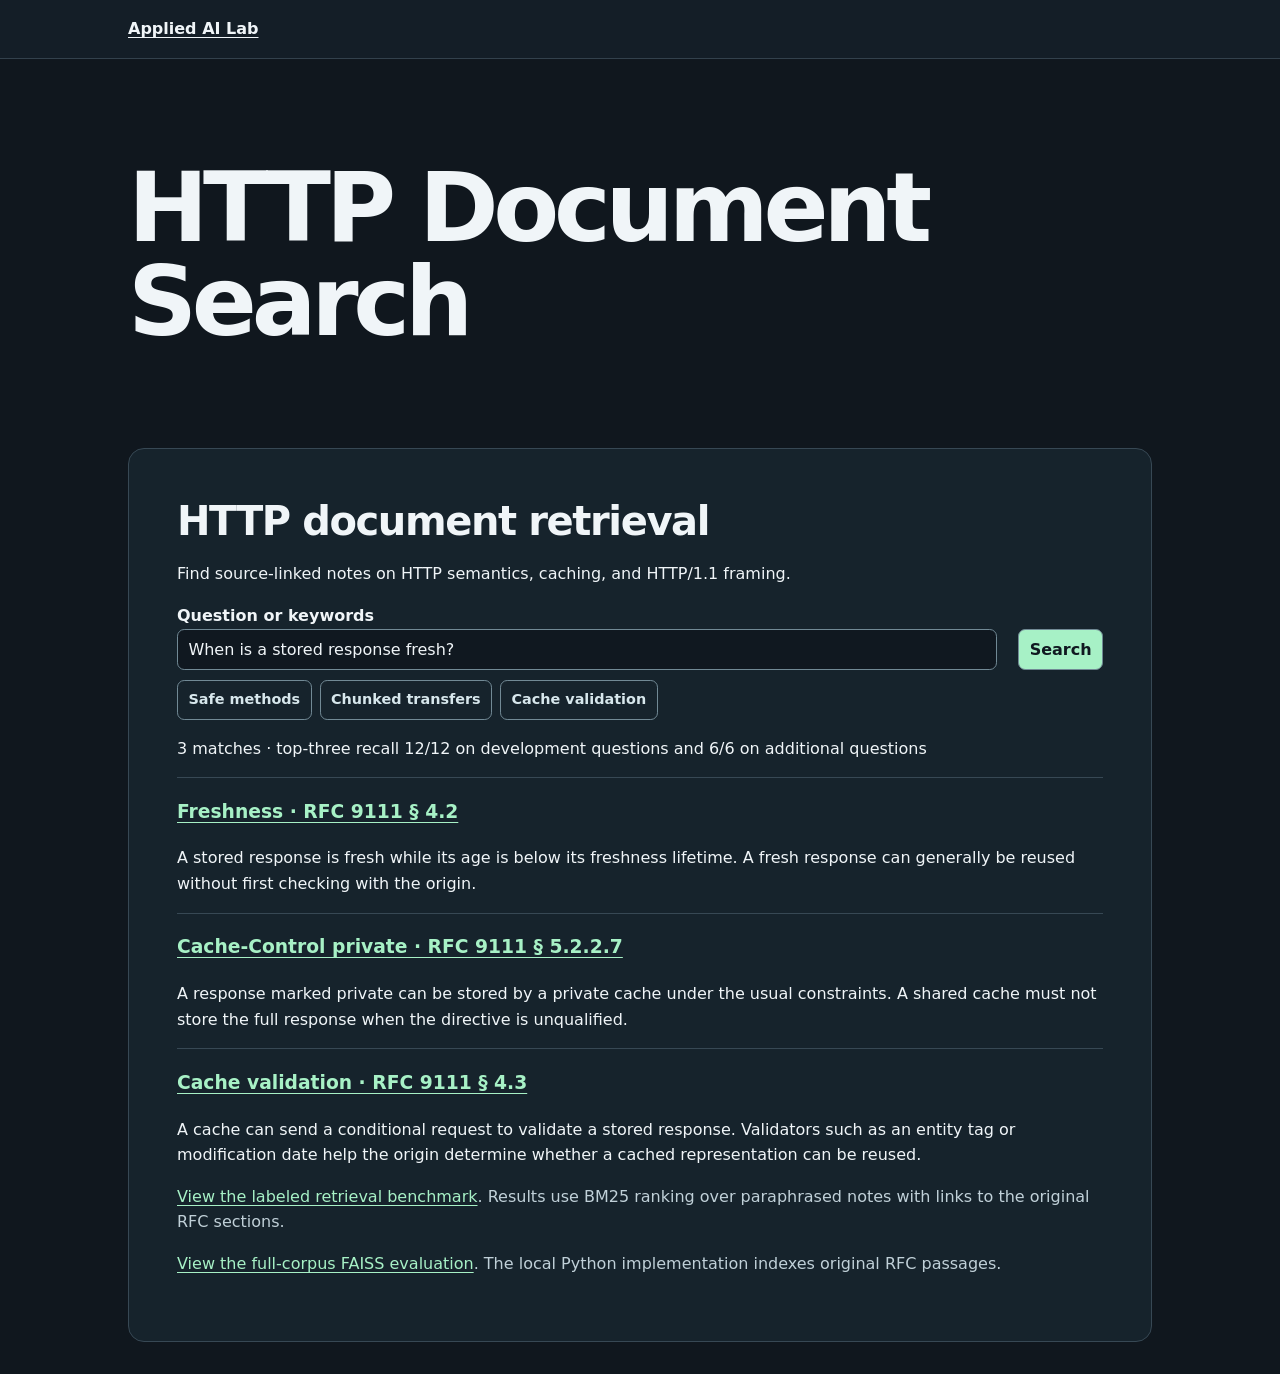
<file: academic-lab/document-search/index.html>
<!doctype html>
<html lang="en"><head><meta charset="utf-8"><meta name="viewport" content="width=device-width, initial-scale=1">
<base href="../"><title>HTTP Document Search</title><link rel="stylesheet" href="./style.css">
<script type="module" src="./lab.mjs"></script></head>
<body><header><nav class="wrap" aria-label="Project navigation"><a class="brand" href="./">Applied AI Lab</a></nav></header>
<main class="wrap"><div class="intro"><h1>HTTP Document Search</h1></div><section id="search" aria-labelledby="search-title">
      <h2 id="search-title">HTTP document retrieval</h2>
      <p>Find source-linked notes on HTTP semantics, caching, and HTTP/1.1 framing.</p>
      <form id="search-form"><label for="query">Question or keywords</label><div class="controls"><input id="query" required maxlength="220" value="When is a stored response fresh?"><button>Search</button></div></form>
      <div class="examples" aria-label="Example searches"><button type="button" data-query="Which HTTP methods are safe?">Safe methods</button><button type="button" data-query="How does chunked transfer coding work?">Chunked transfers</button><button type="button" data-query="What status code says my cached representation is unchanged?">Cache validation</button></div>
      <p id="search-status" role="status">Loading search index…</p>
      <div id="results"></div>
      <p class="method"><a href="./retrieval-evaluation.json">View the labeled retrieval benchmark</a>. Results use BM25 ranking over paraphrased notes with links to the original RFC sections.</p>
      <p class="method"><a href="./faiss-evaluation.json">View the full-corpus FAISS evaluation</a>. The local Python implementation indexes original RFC passages.</p>
    </section></main></body></html>
</file>
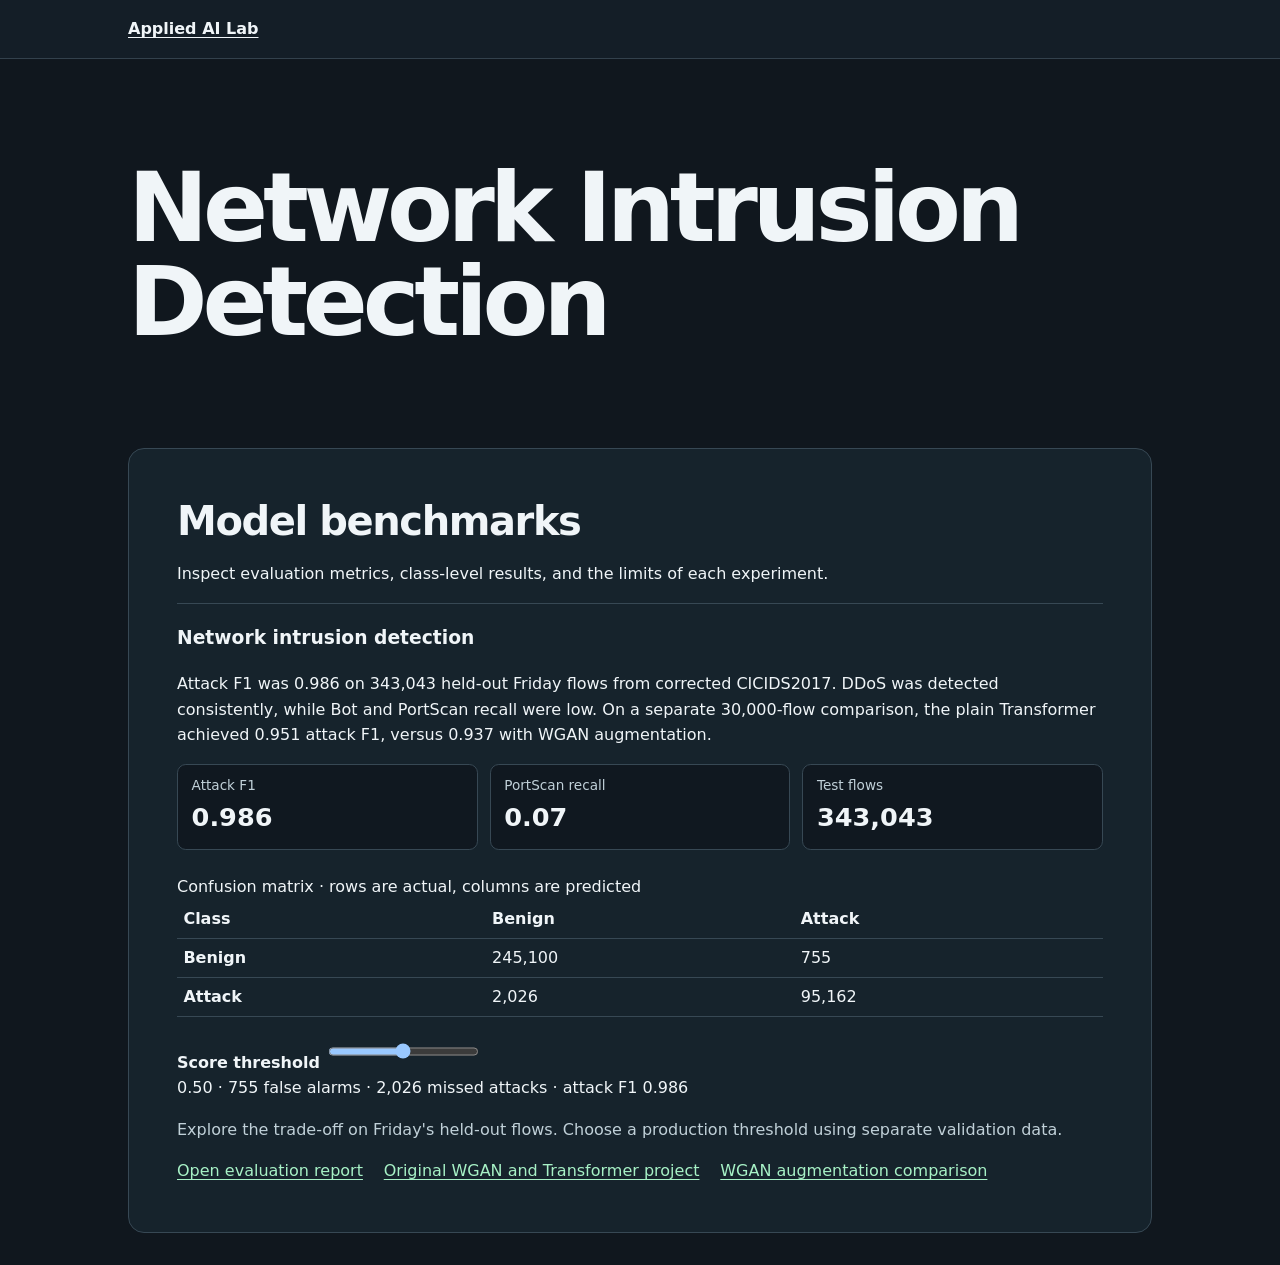
<file: academic-lab/intrusion-detection/index.html>
<!doctype html>
<html lang="en"><head><meta charset="utf-8"><meta name="viewport" content="width=device-width, initial-scale=1">
<base href="../"><title>Network Intrusion Detection</title><link rel="stylesheet" href="./style.css">
<script type="module" src="./lab.mjs"></script></head>
<body><header><nav class="wrap" aria-label="Project navigation"><a class="brand" href="./">Applied AI Lab</a></nav></header>
<main class="wrap"><div class="intro"><h1>Network Intrusion Detection</h1></div><section id="models" aria-labelledby="models-title">
      <h2 id="models-title">Model benchmarks</h2>
      <p>Inspect evaluation metrics, class-level results, and the limits of each experiment.</p>
      <div hidden><select id="benchmark-select" data-index="0"></select></div>
      <div id="benchmarks" aria-live="polite"><p>Loading benchmark reports…</p></div>
    </section></main></body></html>
</file>
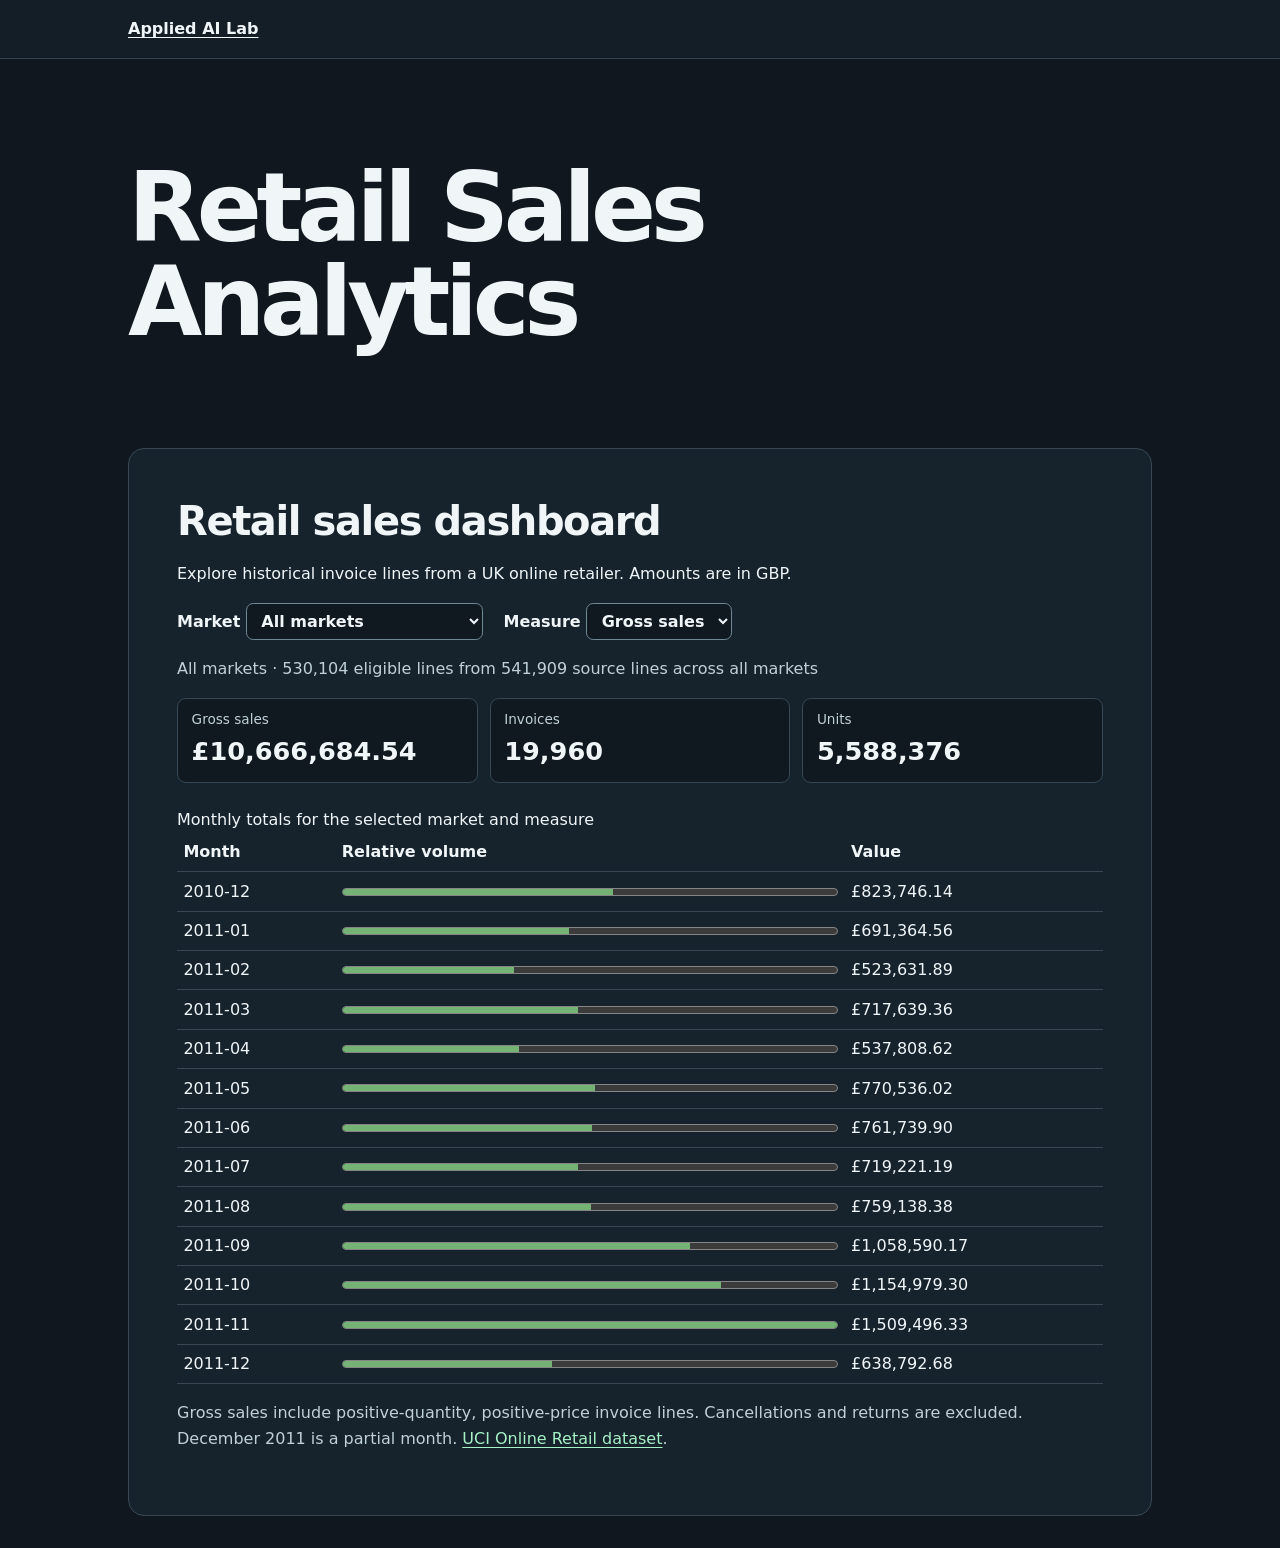
<file: academic-lab/retail/index.html>
<!doctype html>
<html lang="en"><head><meta charset="utf-8"><meta name="viewport" content="width=device-width, initial-scale=1">
<base href="../"><title>Retail Sales Analytics</title><link rel="stylesheet" href="./style.css">
<script type="module" src="./lab.mjs"></script></head>
<body><header><nav class="wrap" aria-label="Project navigation"><a class="brand" href="./">Applied AI Lab</a></nav></header>
<main class="wrap"><div class="intro"><h1>Retail Sales Analytics</h1></div><section id="retail" aria-labelledby="retail-title">
      <h2 id="retail-title">Retail sales dashboard</h2>
      <p>Explore historical invoice lines from a UK online retailer. Amounts are in GBP.</p>
      <div class="controls">
        <label>Market <select id="market"><option value="">All markets</option></select></label>
        <label>Measure <select id="measure"><option value="5">Gross sales</option><option value="3">Invoices</option><option value="4">Units</option></select></label>
      </div>
      <p id="retail-status" class="method" role="status">Loading sales aggregates…</p>
      <div class="kpis" id="retail-kpis"></div>
      <table><caption>Monthly totals for the selected market and measure</caption><thead><tr><th scope="col">Month</th><th scope="col">Relative volume</th><th scope="col">Value</th></tr></thead><tbody id="sales"></tbody></table>
      <p class="method">Gross sales include positive-quantity, positive-price invoice lines. Cancellations and returns are excluded. December 2011 is a partial month. <a href="https://archive.ics.uci.edu/dataset/352/online+retail">UCI Online Retail dataset</a>.</p>
    </section></main></body></html>
</file>
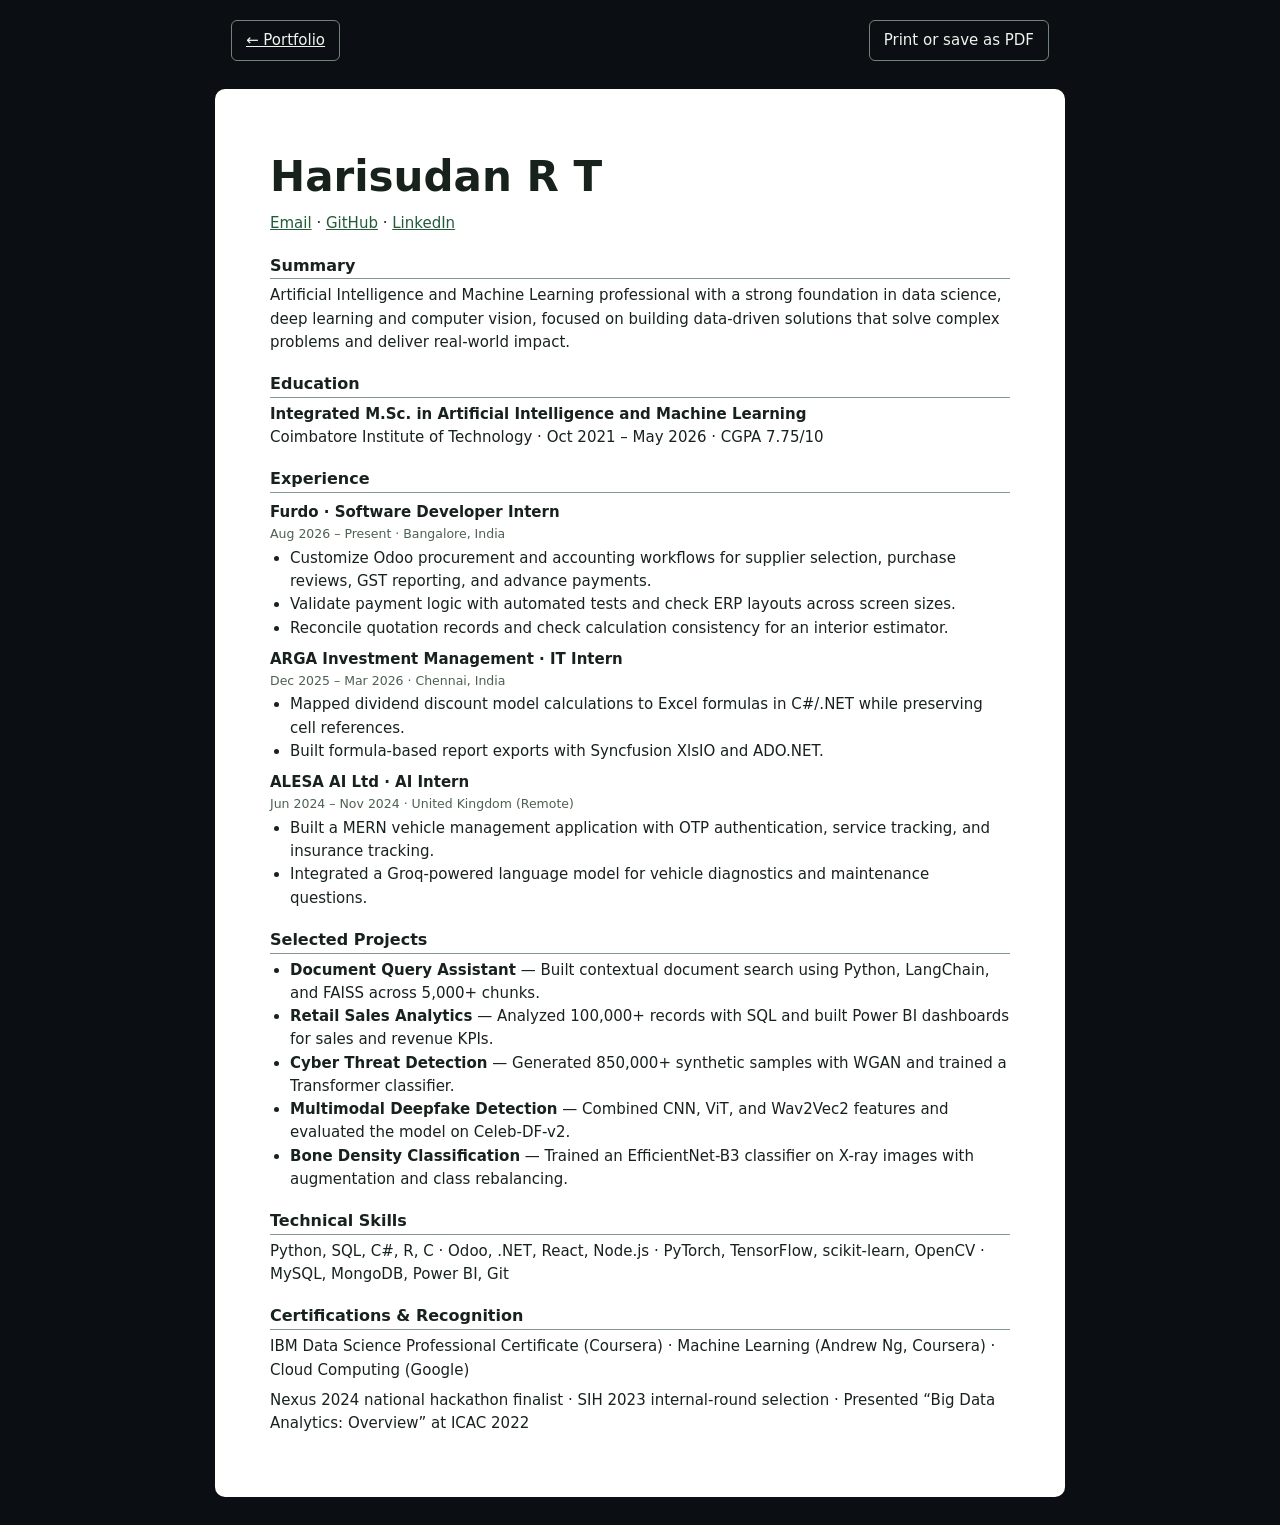
<file: resume.html>
<!doctype html>
<html lang="en"><head><meta charset="utf-8"><meta name="viewport" content="width=device-width,initial-scale=1">
<title>Harisudan R T | Resume</title><link rel="icon" href="favicon.svg">
<style>
*{box-sizing:border-box}body{margin:0;background:#0b0f13;color:#18221d;font:15px/1.55 system-ui,sans-serif}main{max-width:850px;margin:28px auto;background:#fff;padding:clamp(22px,5vw,55px);border-radius:10px}h1{font-size:clamp(26px,6vw,42px);margin:0}h2{font-size:16px;border-bottom:1px solid #88988c;margin:18px 0 5px}h3{font-size:15px;margin:8px 0 0}p,ul{margin:3px 0 7px}ul{padding-left:20px}a{color:#215b39}nav{display:flex;justify-content:space-between;gap:12px;max-width:850px;margin:20px auto 0;padding:0 16px;color:#eef4ee}nav a,button{color:inherit;background:none;border:1px solid #708578;border-radius:6px;padding:8px 14px;font:inherit;cursor:pointer}small{display:block;color:#4d6052}@media print{body,main{background:#fff}nav{display:none}main{max-width:none;margin:0;padding:0;border-radius:0}body{font-size:10pt;line-height:1.28}h1{font-size:23pt}h2{font-size:11pt;margin:9pt 0 3pt}h3{font-size:10pt;margin:4pt 0 0}p,ul{margin:2pt 0 3pt}@page{size:A4;margin:12mm}}
</style></head><body>
<nav aria-label="Resume actions"><a href="./">← Portfolio</a><button id="print" type="button">Print or save as PDF</button></nav>
<main>
<h1>Harisudan R T</h1>
<p><a href="mailto:harisudan.rajendran2003@gmail.com">Email</a> · <a href="https://github.com/Harisudan-RT">GitHub</a> · <a href="https://www.linkedin.com/in/harisudan-r-t">LinkedIn</a></p>
<h2>Summary</h2>
<p>Artificial Intelligence and Machine Learning professional with a strong foundation in data science, deep learning and computer vision, focused on building data-driven solutions that solve complex problems and deliver real-world impact.</p>
<h2>Education</h2>
<p><strong>Integrated M.Sc. in Artificial Intelligence and Machine Learning</strong><br>Coimbatore Institute of Technology · Oct 2021 – May 2026 · CGPA 7.75/10</p>
<h2>Experience</h2>
<h3>Furdo · Software Developer Intern</h3><small>Aug 2026 – Present · Bangalore, India</small>
<ul><li>Customize Odoo procurement and accounting workflows for supplier selection, purchase reviews, GST reporting, and advance payments.</li><li>Validate payment logic with automated tests and check ERP layouts across screen sizes.</li><li>Reconcile quotation records and check calculation consistency for an interior estimator.</li></ul>
<h3>ARGA Investment Management · IT Intern</h3><small>Dec 2025 – Mar 2026 · Chennai, India</small>
<ul><li>Mapped dividend discount model calculations to Excel formulas in C#/.NET while preserving cell references.</li><li>Built formula-based report exports with Syncfusion XlsIO and ADO.NET.</li></ul>
<h3>ALESA AI Ltd · AI Intern</h3><small>Jun 2024 – Nov 2024 · United Kingdom (Remote)</small>
<ul><li>Built a MERN vehicle management application with OTP authentication, service tracking, and insurance tracking.</li><li>Integrated a Groq-powered language model for vehicle diagnostics and maintenance questions.</li></ul>
<h2>Selected Projects</h2>
<ul><li><strong>Document Query Assistant</strong> — Built contextual document search using Python, LangChain, and FAISS across 5,000+ chunks.</li><li><strong>Retail Sales Analytics</strong> — Analyzed 100,000+ records with SQL and built Power BI dashboards for sales and revenue KPIs.</li><li><strong>Cyber Threat Detection</strong> — Generated 850,000+ synthetic samples with WGAN and trained a Transformer classifier.</li><li><strong>Multimodal Deepfake Detection</strong> — Combined CNN, ViT, and Wav2Vec2 features and evaluated the model on Celeb-DF-v2.</li><li><strong>Bone Density Classification</strong> — Trained an EfficientNet-B3 classifier on X-ray images with augmentation and class rebalancing.</li></ul>
<h2>Technical Skills</h2>
<p>Python, SQL, C#, R, C · Odoo, .NET, React, Node.js · PyTorch, TensorFlow, scikit-learn, OpenCV · MySQL, MongoDB, Power BI, Git</p>
<h2>Certifications &amp; Recognition</h2>
<p>IBM Data Science Professional Certificate (Coursera) · Machine Learning (Andrew Ng, Coursera) · Cloud Computing (Google)</p>
<p>Nexus 2024 national hackathon finalist · SIH 2023 internal-round selection · Presented “Big Data Analytics: Overview” at ICAC 2022</p>
</main><script>document.getElementById('print').addEventListener('click',()=>window.print());</script>
</body></html>
</file>
<file: dark.css>
@charset "UTF-8";
:root{color-scheme:dark;--bg:#0b0f13;--panel:#12181e;--panel2:#192128;--ink:#f1f4f3;--muted:#aab6bc;--line:#2b353e;--accent:#b5ef76;--sans:"Segoe UI",Arial,sans-serif;--ease:cubic-bezier(.22,1,.36,1)}
*{box-sizing:border-box}html{scroll-behavior:smooth;scroll-padding-top:104px}body{margin:0;background:var(--bg);color:var(--ink);font:17px/1.7 var(--sans);-webkit-font-smoothing:antialiased}body:has(dialog[open]){overflow:hidden}a{color:inherit;text-decoration:none}button{font:inherit;color:inherit;border:0;background:none;cursor:pointer}button,a{-webkit-tap-highlight-color:transparent}button:focus-visible,a:focus-visible,[tabindex]:focus-visible{outline:2px solid var(--accent);outline-offset:5px}::selection{background:var(--accent);color:var(--bg)}[hidden]{display:none!important}.section-wrap{max-width:1420px;margin:0 auto;padding-left:6vw;padding-right:6vw}.serif{font-family:inherit;font-style:normal;font-weight:550;color:var(--accent)}.eyebrow,.micro,.issue{font:600 12px/1.5 var(--sans);letter-spacing:.12em}.eyebrow{color:var(--accent)}.micro,.issue{color:var(--muted);font-size:11px}.small-cross{font-size:25px;vertical-align:middle;margin-right:8px;color:var(--accent)}.skip-link{position:fixed;z-index:200;top:-70px;left:20px;padding:10px 20px;background:var(--accent);color:var(--bg)}.skip-link:focus{top:12px}
.header{height:88px;position:sticky;top:0;z-index:50;display:flex;justify-content:space-between;align-items:center;padding:0 6vw;border-bottom:1px solid var(--line);background:#0b0f13ed;backdrop-filter:blur(18px)}.brand{display:flex;align-items:center;gap:14px;font-size:13px;letter-spacing:.08em}.brand b{font-weight:400;color:var(--muted)}.brand-mark{font:bold 42px/1 Georgia,serif;letter-spacing:-5px;width:42px}.brand-mark span{color:var(--accent)}nav{display:flex;gap:30px;align-items:center;font-size:14px}nav>a:not(.nav-contact){color:#cbd3d7;transition:color .25s}nav>a:hover,nav>a.active{color:var(--accent)}.nav-contact{border:1px solid #536247;border-radius:6px;padding:10px 17px;display:flex;align-items:center;gap:25px}.nav-contact>span{font-size:20px;color:var(--accent)}.nav-contact:hover{background:#b5ef7610}.menu-button{display:none}.scroll-progress{position:absolute;bottom:-1px;left:0;background:var(--accent);height:2px;width:100%;transform:scaleX(0);transform-origin:left}
.hero{padding-top:30px;display:flex;flex-direction:column;min-height:calc(100svh - 88px);position:relative}.hero-top{display:flex;justify-content:space-between;gap:20px;align-items:center}.hero-grid{display:grid;grid-template-columns:1.07fr 1fr;gap:5vw;align-items:center;flex:1;padding:50px 0 60px}.hello{font-size:20px;color:var(--muted);margin:0 0 20px}.hello strong{font-weight:550;color:var(--ink)}h1{font-size:clamp(58px,6.4vw,90px);font-weight:600;letter-spacing:-.065em;line-height:1.06;margin:0}.hero h1 .serif{font-weight:550}.accent-dot{color:var(--accent)}.hero-description{font-size:17px;line-height:1.8;color:var(--muted);max-width:470px;margin:26px 0 28px}.hero-actions{display:flex;gap:26px;align-items:center;flex-wrap:wrap}.button{font-size:15px;font-weight:600;display:inline-flex;align-items:center;gap:30px;padding:15px 21px;border-radius:6px;transition:transform .3s,box-shadow .3s}.primary{background:var(--accent);color:var(--bg)}.primary:hover{transform:translateY(-3px);box-shadow:0 10px 30px #b5ef7620}.button>span{font-size:22px;line-height:1}.text-link{font-size:14px;padding:11px 0;border-bottom:1px solid #5d6d77}.text-link>span{margin-left:9px;color:var(--accent)}.current-role{display:flex;align-items:center;gap:13px;font-size:14px;margin-top:36px;color:var(--muted)}.current-role strong{color:var(--ink)}.current-role small{display:block;font-size:12px;color:var(--muted);margin-top:3px}.status-dot{width:8px;height:8px;background:var(--accent);box-shadow:0 0 0 5px #b5ef760d;border-radius:50%;flex-shrink:0}.hero-art{min-width:0;width:100%;border:1px solid var(--line);border-radius:15px;overflow:hidden;background:linear-gradient(145deg,#18211f,#11181e 65%);box-shadow:0 30px 70px #0003;position:relative}.art-label{display:flex;justify-content:space-between;align-items:center;gap:10px;padding:19px 21px;border-bottom:1px solid var(--line)}.art-label .micro{font-size:10px;letter-spacing:.08em}.art-label .micro:first-child::before{content:"";display:inline-block;width:6px;height:6px;background:var(--accent);border-radius:50%;margin:0 8px 1px 0}.network-scene{height:380px;position:relative;overflow:hidden;background:radial-gradient(circle at center,#b5ef7612,transparent 67%)}.network-scene::before{content:"";position:absolute;inset:0;background-image:linear-gradient(#b5ef7608 1px,transparent 1px),linear-gradient(90deg,#b5ef7608 1px,transparent 1px);background-size:35px 35px;mask-image:radial-gradient(circle,black,transparent 80%)}#network{position:absolute;inset:0;width:100%;height:100%}.orbit{position:absolute;left:50%;top:50%;width:73%;height:73%;border:1px solid #b5ef7625;border-radius:50%;transform:translate(-50%,-50%) rotate(-38deg) scaleX(.65)}.orbit-two{width:89%;height:89%;border-style:dashed;transform:translate(-50%,-50%) rotate(38deg) scaleX(.7);border-color:#b5ef7620}.core{width:146px;height:146px;border-radius:25px;position:absolute;left:50%;top:50%;transform:translate(-50%,-50%);display:flex;align-items:center;justify-content:center;flex-direction:column;background:#15201d;border:1px solid #7da85580;box-shadow:0 0 0 14px #b5ef7604,0 0 60px #b5ef7610;z-index:1}.core>span{font-size:53px;font-weight:600;letter-spacing:-.08em;line-height:1}.core>span>span{color:var(--accent)}.core small{font-size:7px;letter-spacing:.08em;color:var(--muted);margin-top:16px}.node-label{position:absolute;padding:8px 11px;background:#131c20;border:1px solid #445044;border-radius:5px;z-index:2;font-size:10px;font-weight:500;letter-spacing:.08em;display:flex;align-items:center;gap:8px}.node-label i{width:5px;height:5px;border-radius:50%;background:var(--accent)}.node-one{top:20%;left:6%}.node-two{top:47%;right:3%}.node-three{left:10%;bottom:17%}.scene-coordinates{position:absolute;bottom:12px;right:18px;font:10px monospace;color:#7c9690}.art-footer{padding:19px 21px;border-top:1px solid var(--line);display:flex;justify-content:space-between;align-items:center;gap:18px}.art-footer p{font-size:14px;line-height:1.6;margin:0;color:#d6e1d8}.motion-button{font-size:11px;white-space:nowrap;color:var(--muted);padding:8px 0}.motion-button>span{color:var(--accent);margin-right:5px}.hero-bottom{border-top:1px solid var(--line);padding:20px 0;display:flex;align-items:center;justify-content:space-between;gap:25px;font-size:10px;letter-spacing:.08em;color:var(--muted)}.hero-bottom p{margin:0}.hero-bottom p>span{color:var(--accent);margin:0 15px}.hero-bottom a>span{font-size:18px;margin-left:15px;color:var(--accent)}
.work{padding-top:110px;padding-bottom:100px}.section-heading{display:flex;justify-content:space-between;align-items:flex-end;gap:35px;margin-bottom:40px}h2{font-size:clamp(38px,4.3vw,60px);font-weight:550;line-height:1.15;letter-spacing:-.045em;margin:17px 0 0}.section-heading>p{font-size:16px;line-height:1.8;color:var(--muted);margin:0 0 3px}.work-toolbar{display:flex;justify-content:space-between;align-items:center;gap:20px;border-bottom:1px solid var(--line);padding-bottom:20px;margin-bottom:28px}.filters{display:flex;gap:9px;flex-wrap:wrap}.filter{font-size:13px;border:1px solid var(--line);padding:9px 15px;border-radius:6px;transition:background .2s}.filter.active{background:var(--accent);color:var(--bg);border-color:var(--accent);font-weight:600}.filter:hover:not(.active){background:var(--panel2)}.filter sup{font-size:9px;margin-left:7px}.work-count{font-size:10px;white-space:nowrap}.projects{display:grid;grid-template-columns:1fr 1fr;gap:27px}.project-card{border:1px solid var(--line);border-radius:12px;overflow:hidden;background:var(--panel);transition:border-color .3s,transform .3s}.project-card:hover{border-color:#5f7355;transform:translateY(-3px)}.project-card.featured{display:grid;grid-template-columns:1.2fr 1fr;grid-column:1/-1}.project-visual{width:100%;height:315px;display:block;position:relative;overflow:hidden;text-align:left;padding:24px}.featured .project-visual{height:100%;min-height:470px}.visual-top,.visual-bottom{position:absolute;display:flex;justify-content:space-between;gap:15px;align-items:center;left:24px;right:24px;font-size:10px;line-height:1.6;letter-spacing:.08em;z-index:2}.visual-top{top:24px}.visual-bottom{bottom:22px;font-size:9px}.visual-plus{width:31px;height:31px;border:1px solid currentColor;border-radius:50%;display:grid;place-items:center;font-size:21px;flex-shrink:0;opacity:.7;transition:transform .3s}.project-visual:hover .visual-plus{transform:rotate(45deg)}.cyber-visual{background:#17291f;color:#d7edbd}.signal-chart{position:absolute;left:0;top:10%;width:100%;height:70%}.signal-caption{position:absolute;left:25px;right:25px;bottom:30px;display:flex;justify-content:space-between;align-items:flex-end;gap:15px;font-size:15px;line-height:1.5;letter-spacing:.06em}.signal-caption .micro{font-size:9px;color:#b5ca9e;font-weight:400;letter-spacing:.05em;white-space:nowrap}.pulse-ring{transform-box:fill-box;transform-origin:center;animation:pulse 3s ease-out infinite}.signal-path{stroke-dasharray:1500;stroke-dashoffset:1500;animation:draw 4s var(--ease) forwards}.project-content{padding:27px}.featured .project-content{padding:33px;display:flex;flex-direction:column;align-items:flex-start;justify-content:center}.project-meta{display:flex;justify-content:space-between;gap:15px;font-size:10px;line-height:1.6;letter-spacing:.06em;color:var(--muted);width:100%}.project-meta span:last-child{font-size:9px;text-align:right}h3{font-size:24px;font-weight:550;letter-spacing:-.025em;line-height:1.3}.project-content h3{font-size:28px;margin:17px 0 13px}.featured h3{font-size:34px}.project-content>p{font-size:15px;color:var(--muted);line-height:1.8;margin:0 0 20px}.project-result{display:flex;gap:18px;align-items:center;border-top:1px solid var(--line);width:100%;padding-top:20px;margin:2px 0 23px}.project-result strong{font-size:44px;line-height:1.1;font-weight:500;letter-spacing:-.06em;color:var(--accent)}.project-result>span{font-size:12px;color:var(--muted);line-height:1.6}.tags{display:flex;flex-wrap:wrap;gap:7px}.tags span{font-size:11px;line-height:1.5;padding:4px 10px;border:1px solid #35413f;background:#b5ef7604;border-radius:5px;color:#c5d4ca}.case-link{font-size:14px;padding:0;margin-top:24px;display:flex;align-items:center;gap:30px;font-weight:500}.case-link>span{font-size:23px;color:var(--accent);transition:transform .3s}.case-link:hover>span{transform:translate(3px,-3px)}.deepfake-visual{background:#17232c;color:#a5dbd5}.face-layout{position:absolute;inset:40px 55px 36px;display:flex;align-items:center;justify-content:center;gap:20px}.face-layout>svg{height:100%;width:56%}.scan-line{stroke:#b5ef76;animation:scan 4s ease-in-out infinite}.audio-bars{height:70px;display:flex;align-items:center;gap:4px}.audio-bars i{width:3px;height:20px;background:#78b9b3;animation:audio 2.4s ease-in-out infinite;transform-origin:center}.audio-bars i:nth-child(3n){height:55px;animation-delay:-.4s}.audio-bars i:nth-child(4n){height:37px;animation-delay:-1.2s}.audio-bars i:nth-child(5n){height:67px;animation-delay:-.9s}.bone-visual{background:#1b2130;color:#c2cee5}.bone-art{position:absolute;inset:30px 25px 35px;display:grid;place-items:center}.bone-art svg{height:100%;width:100%;max-width:300px}.bone-axis{position:absolute;right:0;top:40%;writing-mode:vertical-rl;font-size:8px;letter-spacing:.1em}.inline-result{display:flex;align-items:baseline;gap:13px;margin:20px 0 26px}.inline-result strong{font-size:34px;letter-spacing:-.04em;font-weight:500;color:var(--accent)}.inline-result span{font-size:12px;color:var(--muted)}.project-bottom{display:flex;justify-content:space-between;align-items:center;gap:20px}.icon-link{width:40px;height:40px;border:1px solid #526249;border-radius:7px;display:grid;place-items:center;font-size:25px;flex-shrink:0;color:var(--accent);transition:background .3s}.icon-link:hover{background:#b5ef7615}.engineering-card{grid-column:1/-1;display:flex;align-items:center;gap:25px;padding:28px;background:var(--panel);border:1px solid var(--line);border-radius:12px}.engineering-icon{width:82px;height:82px;display:grid;place-items:center;border:1px solid #384d3b;border-radius:10px;background:#b5ef7609;color:var(--accent);flex-shrink:0}.engineering-icon>svg{height:50px;width:50px}.engineering-card>div:nth-child(2){flex:1}.engineering-card h3{font-size:26px;margin:10px 0}.engineering-card p{font-size:15px;color:var(--muted);margin:0 0 15px}.engineering-card>.icon-link{margin-left:18px}.engineering-card .project-meta{max-width:610px}.work-note{font-size:12px;line-height:1.8;color:var(--muted);margin:25px 0 0;max-width:700px}
.experience-section{background:#10161b;border-top:1px solid var(--line);border-bottom:1px solid var(--line);padding:100px 0}.experience-layout{display:grid;grid-template-columns:1fr 1.8fr;gap:6vw;margin-top:45px}.experience-tabs{display:flex;flex-direction:column;gap:9px}.experience-tabs>button{display:grid;grid-template-columns:25px 1fr 22px;text-align:left;align-items:center;gap:10px;padding:24px 20px;border:1px solid var(--line);border-radius:8px;transition:background .3s}.experience-tabs>button>span{grid-row:1/3;align-self:start;margin-top:4px;font-size:12px;color:var(--muted)}.experience-tabs strong{font-size:25px;font-weight:500;line-height:1.2}.experience-tabs small{grid-column:2;font-size:11px;letter-spacing:.07em;color:var(--muted)}.experience-tabs b{grid-row:1/3;grid-column:3;font-size:24px;font-weight:400;color:var(--accent);opacity:0}.experience-tabs button[aria-selected=true]{background:#b5ef760b;border-color:#6c8c50}.experience-tabs button[aria-selected=true] b{opacity:1}.experience-panel{min-height:420px}.experience-panel-meta{display:flex;justify-content:space-between;gap:15px;align-items:center;font-size:13px;color:var(--muted)}.pill{background:#b5ef7612;border:1px solid #536846;border-radius:5px;color:var(--accent);font-size:10px;letter-spacing:.09em;padding:5px 9px}.experience-panel h3{font-size:33px;margin:25px 0 7px}.experience-location{font-size:14px;color:var(--muted);margin:0}.experience-intro{font-size:20px;line-height:1.7;margin:25px 0 20px;max-width:560px}.experience-panel ul{font-size:15px;color:var(--muted);line-height:1.9;padding-left:20px;margin:0 0 26px}.experience-panel li+li{margin-top:10px}.experience-panel.refresh{animation:panelIn .4s var(--ease)}
.about{padding-top:110px;padding-bottom:100px}.about-grid{display:grid;grid-template-columns:1fr 1fr;gap:6vw}.about h2{font-size:clamp(38px,4vw,55px)}.about-monogram{font-size:120px;font-weight:600;letter-spacing:-.1em;color:#344b3e;margin-top:45px;line-height:1;position:relative;width:280px}.about-monogram>span{color:var(--accent)}.about-monogram svg{position:absolute;width:45px;right:0;top:14px;color:var(--accent)}.about-copy{padding-top:32px}.about-copy>p{font-size:16px;line-height:1.9;color:var(--muted);margin:0 0 23px}.about-copy .large-copy{font-size:23px;line-height:1.6;letter-spacing:-.025em;color:var(--ink)}.education-block{border-top:1px solid var(--line);padding-top:22px;margin-top:30px}.education-block .micro{color:var(--accent)}.education-block h3{font-size:18px;line-height:1.6;margin:12px 0}.education-block p{font-size:14px;color:var(--muted);margin:0 0 10px}.education-block>strong{font-size:14px;color:var(--accent);font-weight:500}.skills-heading{display:flex;justify-content:space-between;align-items:center;gap:25px;margin-top:75px;padding-bottom:20px;border-bottom:1px solid var(--line)}.skills-grid{display:grid;grid-template-columns:1fr 1fr 1.15fr;gap:40px;padding:33px 0 40px}.skill-number{font-size:15px;color:var(--accent)}.skills-grid h3{font-size:23px;margin:12px 0 20px}.skills-grid p{font-size:14px;line-height:1.9;color:var(--muted);margin:0 0 17px}.certificates{list-style:none;margin:0;padding:0}.certificates li{margin-bottom:18px}.certificates strong{display:block;font-size:14px;line-height:1.6;font-weight:500}.certificates span{font-size:12px;color:var(--muted)}.recognition{display:grid;grid-template-columns:1fr 1fr 1fr;gap:27px;border-top:1px solid var(--line);padding-top:25px}.recognition>.micro{grid-column:1/-1;color:var(--accent)}.recognition p{margin:0;color:var(--muted);font-size:13px;line-height:1.8}.recognition strong{color:var(--ink);font-weight:500}
.contact{background:radial-gradient(ellipse at 80% 100%,#b5ef760e,transparent 60%),#111a16;border-top:1px solid #344735;padding-top:55px}.contact-top{display:flex;justify-content:space-between;align-items:center}.contact-top .small-cross{font-size:35px}.contact h2{font-size:clamp(54px,8vw,109px);line-height:1.08;font-weight:550;letter-spacing:-.055em;margin-top:38px}.contact-bottom{display:flex;justify-content:space-between;align-items:flex-end;gap:40px;margin:40px 0 60px}.contact-bottom p{font-size:17px;line-height:1.8;color:var(--muted);margin:0 0 20px}.email-link{font-size:20px;display:flex;gap:30px;align-items:center;border-bottom:1px solid #607153;padding-bottom:11px}.email-link>span{font-size:28px;color:var(--accent)}.copy-email{font-size:12px;color:var(--muted);padding:14px 0}.copy-email>span{margin-left:8px}.copy-status{font-size:12px;color:var(--accent);margin-left:10px;overflow-wrap:anywhere}.social-links{display:flex;align-items:center;gap:30px;font-size:15px}.social-links a{display:flex;gap:18px;align-items:center;padding:8px 0}.social-links a:hover{color:var(--accent)}.social-links span{color:var(--accent);font-size:22px}footer{border-top:1px solid #384b3b;padding:25px 0 32px;display:flex;align-items:center;justify-content:space-between;gap:25px}.footer-brand{font-size:20px;font-weight:550;letter-spacing:-.03em}.footer-brand>span{color:var(--accent)}footer p{font-size:12px;color:var(--muted);margin:0}footer>a:last-child{font-size:10px;letter-spacing:.1em}footer>a:last-child span{font-size:19px;color:var(--accent);margin-left:12px}
.project-dialog{width:min(800px,calc(100% - 34px));max-height:90svh;padding:0;background:var(--panel);border:1px solid #435243;border-radius:14px;color:var(--ink);overscroll-behavior:contain;box-shadow:0 30px 130px #0008}.project-dialog::backdrop{background:#000b;backdrop-filter:blur(10px)}.dialog-close{position:absolute;right:17px;top:15px;width:37px;height:37px;border:1px solid var(--line);border-radius:6px;z-index:1;font-size:28px;line-height:1}.dialog-close:hover{background:var(--panel2)}.dialog-body{padding:50px}.dialog-body h2{font-size:40px;margin:22px 0;color:var(--ink)}.dialog-body p,.dialog-body li{font-size:15px;line-height:1.9;color:var(--muted)}.dialog-body .dialog-intro{font-size:18px;line-height:1.8}.dialog-metrics{border-top:1px solid var(--line);border-bottom:1px solid var(--line);display:flex;gap:38px;flex-wrap:wrap;padding:25px 0;margin:30px 0}.dialog-metrics strong{display:block;font-size:35px;font-weight:500;color:var(--accent);line-height:1.3}.dialog-metrics span{font-size:12px;color:var(--muted)}.dialog-body h3{font-size:20px;margin:28px 0 10px}.dialog-body ul{padding-left:18px}.dialog-body li+li{margin-top:8px}.dialog-body .tags{margin:25px 0}.dialog-note{border-top:1px solid var(--line);padding-top:20px;font-size:12px!important}.dialog-body .text-link{display:inline-block;font-size:14px}.reveal{opacity:1;transform:none}.js-ready .reveal:not(.visible){opacity:0;transform:translateY(20px)}.js-ready .reveal{transition:opacity .7s var(--ease),transform .7s var(--ease)}.motion-paused *, .motion-paused *::before,.motion-paused *::after{animation-play-state:paused!important}.motion-paused .reveal{transition:none!important;opacity:1!important;transform:none!important}
@keyframes pulse{0%{transform:scale(.6);opacity:.8}100%{transform:scale(2.2);opacity:0}}@keyframes draw{to{stroke-dashoffset:0}}@keyframes scan{0%,100%{transform:translateY(-60px);opacity:.1}50%{transform:translateY(65px);opacity:.8}}@keyframes audio{0%,100%{transform:scaleY(.5)}50%{transform:scaleY(1)}}@keyframes panelIn{from{opacity:0;transform:translateY(6px)}to{opacity:1;transform:none}}
@media(min-width:1600px){.header{padding-left:max(6vw,calc((100vw - 1248px)/2));padding-right:max(6vw,calc((100vw - 1248px)/2))}}
@media(max-width:1100px){.hero-grid{gap:3vw}.hero h1{font-size:clamp(57px,6.5vw,75px)}.hero-description{font-size:16px}.hero-actions{gap:17px}.button{font-size:14px;gap:20px;padding:14px 18px}.text-link{font-size:13px}.network-scene{height:350px}.art-label .micro{font-size:8px}.node-label{font-size:9px}.art-footer{padding:17px}.art-footer p{font-size:12px}.motion-button{font-size:10px}.featured .project-content{padding:28px}.featured h3{font-size:29px}.project-meta{font-size:9px}.project-content h3{font-size:26px}.skills-grid{gap:30px}.social-links{gap:20px}.social-links a{gap:10px}.section-heading>p{font-size:14px}.signal-caption{font-size:13px}.signal-caption .micro{font-size:8px}.face-layout{inset:40px 35px}.featured .project-visual{min-height:480px}}
@media(max-width:800px){html{scroll-padding-top:90px}.section-wrap{padding-left:6vw;padding-right:6vw}.header{height:76px;padding:0 6vw}.brand{font-size:11px}.brand-mark{font-size:38px;width:37px}.header nav{position:absolute;top:75px;left:0;right:0;display:none;flex-direction:column;align-items:stretch;gap:25px;padding:25px 6vw;background:var(--panel);border-bottom:1px solid var(--line);font-size:16px}.header nav.open{display:flex}.nav-contact{align-self:start}.menu-button{display:flex;flex-direction:column;justify-content:center;width:42px;height:42px;gap:7px;padding:7px}.menu-button span{width:26px;height:2px;background:var(--ink);transition:transform .3s}.menu-button[aria-expanded=true] span:first-child{transform:translateY(4.5px) rotate(45deg)}.menu-button[aria-expanded=true] span:last-child{transform:translateY(-4.5px) rotate(-45deg)}.hero{padding-top:26px}.hero-top .eyebrow{font-size:10px}.issue{font-size:9px}.hero-grid{grid-template-columns:1fr;padding-top:35px;padding-bottom:32px;gap:40px}.hero h1{font-size:clamp(54px,11vw,80px)}.hello{font-size:19px}.hero-description{font-size:17px;max-width:550px}.hero-actions{gap:25px}.button{font-size:15px;gap:28px;padding:15px 20px}.text-link{font-size:14px}.current-role{margin-top:30px}.hero-art{max-width:600px}.art-label .micro{font-size:10px}.network-scene{height:350px}.core{height:140px;width:140px}.art-footer{padding:19px 21px}.art-footer p{font-size:14px}.motion-button{font-size:12px}.node-label{font-size:10px}.hero-bottom{font-size:8px;gap:15px}.hero-bottom p span{margin:0 9px}.hero-bottom a{font-size:0}.hero-bottom a>span{font-size:20px;margin:0}.work,.about{padding-top:75px;padding-bottom:75px}.section-heading{align-items:flex-start;flex-direction:column;gap:22px;margin-bottom:30px}h2{font-size:clamp(36px,7.6vw,50px)}.section-heading>p{font-size:15px}.section-heading>p>br{display:none}.work-toolbar{align-items:flex-start;flex-direction:column}.work-count{display:none}.filter{font-size:12px;padding:9px 12px}.filters{gap:7px}.projects{grid-template-columns:1fr;gap:24px}.project-card.featured{grid-template-columns:1fr}.featured .project-visual{height:335px;min-height:0}.featured .project-content{padding:27px}.featured h3{font-size:31px}.featured h3 br{display:none}.project-visual{height:330px}.project-content{padding:27px}.project-content h3{font-size:28px}.project-content>p{font-size:16px}.project-meta{font-size:10px}.signal-caption{font-size:16px}.signal-caption .micro{font-size:10px}.face-layout{inset:42px 70px}.engineering-card{padding:23px;gap:18px;align-items:flex-start}.engineering-icon{width:60px;height:65px}.engineering-icon>svg{width:40px;height:40px}.engineering-card h3{font-size:24px}.engineering-card p{font-size:15px}.engineering-card>.icon-link{margin-left:0;width:33px;height:33px;font-size:22px}.engineering-card .project-meta span:last-child{display:none}.experience-section{padding:75px 0}.experience-layout{grid-template-columns:1fr;gap:30px;margin-top:25px}.experience-tabs{flex-direction:row;gap:8px}.experience-tabs>button{display:flex;flex-direction:column;align-items:flex-start;gap:8px;padding:16px 13px;flex:1;min-width:0}.experience-tabs>button>span{font-size:11px;margin:0}.experience-tabs strong{font-size:21px}.experience-tabs small{font-size:9px;letter-spacing:0}.experience-tabs b{display:none}.experience-panel h3{font-size:29px}.experience-panel ul{font-size:16px}.experience-panel{min-height:420px}.experience-intro{font-size:21px}.about-grid{grid-template-columns:1fr;gap:15px}.about h2{font-size:clamp(35px,7.5vw,48px)}.about-monogram{display:none}.about-copy{padding-top:12px}.about-copy>p{font-size:16px}.about-copy .large-copy{font-size:23px}.skills-heading{margin-top:50px}.skills-heading>.micro{display:none}.skills-grid{grid-template-columns:1fr 1fr;gap:25px}.skills-grid>div:last-child{grid-column:1/-1;border-top:1px solid var(--line);padding-top:25px}.skills-grid p{font-size:14px}.certificates{display:grid;grid-template-columns:1fr 1fr;gap:15px 25px}.recognition{grid-template-columns:1fr}.recognition>.micro{grid-column:auto}.recognition p{font-size:14px}.contact{padding-top:40px}.contact h2{font-size:clamp(48px,9.3vw,75px)}.contact-top .eyebrow{font-size:10px}.contact-bottom{flex-direction:column;align-items:flex-start;gap:30px;margin:30px 0 40px}.contact-bottom>div:first-child{width:100%}.email-link{max-width:500px;justify-content:space-between;font-size:19px}.social-links{gap:30px;font-size:16px}.social-links a{gap:20px}footer{flex-wrap:wrap;gap:18px}footer p{order:3;width:100%;font-size:12px}.footer-brand{font-size:19px}footer>a:last-child{margin-left:auto;font-size:10px}.dialog-body{padding:49px 27px 30px}.dialog-body h2{font-size:33px}.dialog-body p,.dialog-body li{font-size:15px}.dialog-body .dialog-intro{font-size:17px}.dialog-metrics{gap:25px}}
@media(max-width:430px){.hero h1{font-size:clamp(48px,12.4vw,57px)}.hero-top .eyebrow{font-size:9px;letter-spacing:.05em}.issue{font-size:8px}.hello{font-size:18px}.hero-description{font-size:16px}.hero-actions{gap:18px}.button{font-size:14px;padding:14px 16px;gap:20px}.text-link{font-size:13px}.hero-bottom p{font-size:7px;letter-spacing:.03em}.hero-bottom p span{margin:0 5px}.network-scene{height:310px}.art-label .micro{font-size:8px}.node-label{font-size:8px;padding:7px 9px}.node-three{left:5%}.node-two{right:2%}.core{width:125px;height:125px}.core>span{font-size:46px}.core small{font-size:6px}.art-footer p{font-size:13px}.motion-button{font-size:10px}.filter{font-size:11px;padding:8px 10px}.filters{gap:6px}.visual-top{font-size:8px}.visual-bottom{font-size:8px}.featured .project-visual{height:300px}.signal-caption{font-size:13px}.signal-caption .micro{font-size:7px}.project-meta{font-size:9px}.project-meta span:last-child{font-size:8px}.project-content,.featured .project-content{padding:22px}.project-content h3,.featured h3{font-size:27px}.project-content>p{font-size:15px}.project-visual{height:300px}.face-layout{inset:38px 35px}.inline-result{gap:10px}.inline-result span{font-size:11px}.engineering-card{padding:20px;position:relative;gap:14px}.engineering-icon{width:44px;height:50px}.engineering-icon>svg{width:32px;height:32px}.engineering-card>div:nth-child(2){min-width:0}.engineering-card h3{font-size:22px}.engineering-card p{font-size:14px}.engineering-card>.icon-link{position:absolute;right:18px;bottom:18px}.engineering-card .tags{padding-right:25px}.experience-tabs>button{padding:14px 10px}.experience-tabs strong{font-size:19px}.experience-tabs small{font-size:8px}.experience-tabs>button>span{font-size:10px}.experience-panel-meta{font-size:11px}.pill{font-size:9px}.experience-panel h3{font-size:26px}.skills-grid{grid-template-columns:1fr;gap:25px}.skills-grid>div:last-child{grid-column:auto}.skills-grid>div+div{border-top:1px solid var(--line);padding-top:25px}.skills-grid h3{font-size:24px}.skills-grid p{font-size:15px}.certificates{grid-template-columns:1fr}.certificates strong{font-size:15px}.certificates span{font-size:13px}.contact-bottom p{font-size:16px}.email-link{font-size:17px}.social-links{gap:24px;font-size:15px}.social-links a{gap:12px}.dialog-body{padding:48px 22px 27px}.dialog-body .eyebrow{font-size:10px}.dialog-body h2{font-size:30px}}
@media(prefers-reduced-motion:reduce){html{scroll-behavior:auto}*,*::before,*::after{animation:none!important;transition:none!important}.js-ready .reveal:not(.visible){opacity:1;transform:none}.signal-path{stroke-dashoffset:0}}
</file>
<file: portfolio.css>
.ui-icon {
  display: inline-block;
  inline-size: 1em;
  block-size: 1em;
  flex: none;
  background: currentColor;
  mask: var(--icon) center / contain no-repeat;
}
.icon-right { --icon: url("data:image/svg+xml,%3Csvg xmlns='http://www.w3.org/2000/svg' viewBox='0 0 24 24' fill='none' stroke='black' stroke-width='2' stroke-linecap='round' stroke-linejoin='round'%3E%3Cpath d='M4 12h15m-6-6 6 6-6 6'/%3E%3C/svg%3E"); }
.icon-external { --icon: url("data:image/svg+xml,%3Csvg xmlns='http://www.w3.org/2000/svg' viewBox='0 0 24 24' fill='none' stroke='black' stroke-width='2' stroke-linecap='round' stroke-linejoin='round'%3E%3Cpath d='M6 18 18 6M8 6h10v10'/%3E%3C/svg%3E"); }
.icon-plus { --icon: url("data:image/svg+xml,%3Csvg xmlns='http://www.w3.org/2000/svg' viewBox='0 0 24 24' fill='none' stroke='black' stroke-width='2'%3E%3Cpath d='M12 5v14M5 12h14'/%3E%3C/svg%3E"); }
.icon-up { --icon: url("data:image/svg+xml,%3Csvg xmlns='http://www.w3.org/2000/svg' viewBox='0 0 24 24' fill='none' stroke='black' stroke-width='2' stroke-linecap='round'%3E%3Cpath d='M12 20V4M6 10l6-6 6 6'/%3E%3C/svg%3E"); }
.icon-down { --icon: url("data:image/svg+xml,%3Csvg xmlns='http://www.w3.org/2000/svg' viewBox='0 0 24 24' fill='none' stroke='black' stroke-width='2' stroke-linecap='round'%3E%3Cpath d='M12 4v16m-6-6 6 6 6-6'/%3E%3C/svg%3E"); }
.icon-copy { --icon: url("data:image/svg+xml,%3Csvg xmlns='http://www.w3.org/2000/svg' viewBox='0 0 24 24' fill='none' stroke='black' stroke-width='2'%3E%3Crect x='8' y='8' width='12' height='12' rx='2'/%3E%3Cpath d='M16 4H6a2 2 0 0 0-2 2v10'/%3E%3C/svg%3E"); }
.icon-play { --icon: url("data:image/svg+xml,%3Csvg xmlns='http://www.w3.org/2000/svg' viewBox='0 0 24 24'%3E%3Cpath d='m8 5 12 7-12 7Z'/%3E%3C/svg%3E"); }
.icon-pause { --icon: url("data:image/svg+xml,%3Csvg xmlns='http://www.w3.org/2000/svg' viewBox='0 0 24 24'%3E%3Cpath d='M7 5h3v14H7zm7 0h3v14h-3z'/%3E%3C/svg%3E"); }
.button > span, .nav-contact > span, .case-link > span,
.email-link > span, .social-links a > span, .motion-button > span {
  display: inline-flex;
  align-items: center;
  line-height: 1;
}
.text-link > span, .copy-email > span, footer a > span { display: inline-flex; vertical-align: middle; }
.icon-link { padding: 0; }
.visual-plus { line-height: 1; }
.role-kicker {
  display: flex;
  align-items: center;
  gap: 12px;
  color: var(--accent);
  font-size: 14px;
  font-weight: 650;
  margin: 0 0 22px;
}
.role-kicker .ui-icon { inline-size: 18px; block-size: 18px; }
.hero { min-height: 0; padding-top: 0; }
.hero-grid { grid-template-columns: minmax(0, 1.16fr) minmax(0, .84fr); gap: clamp(36px, 7vw, 100px); padding: clamp(48px, 7vw, 98px) 0 42px; }
.hero h1 { font-size: clamp(58px, 7.5vw, 108px); line-height: .99; letter-spacing: -.07em; }
.hero h1 span { display: block; color: var(--accent); }
.hero-description { max-width: 39rem; font-size: clamp(17px, 1.5vw, 20px); }
.hero-actions { gap: 12px; }
.button { justify-content: space-between; min-height: 52px; }
.button.secondary { border: 1px solid var(--line); background: var(--panel); }
.button.secondary:hover { border-color: var(--accent); }
.portrait-card {
  margin: 0;
  overflow: hidden;
  border-radius: 18px;
  border: 1px solid var(--line);
  background: var(--panel);
  box-shadow: 0 26px 64px #0004;
}
.portrait-card img { display: block; width: 100%; height: auto; aspect-ratio: 4 / 4.25; object-fit: cover; object-position: center 35%; background: #18211e; }
.portrait-card figcaption { display: flex; align-items: center; justify-content: space-between; gap: 12px; padding: 18px 22px; }
.portrait-card figcaption strong, .portrait-card figcaption small { display: block; }
.portrait-card figcaption small { font-size: 13px; color: var(--muted); }
.portrait-card figcaption a { display: grid; place-items: center; width: 44px; height: 44px; border: 1px solid var(--line); border-radius: 8px; color: var(--accent); flex: none; }
.portrait-card figcaption a:hover { background: var(--panel2); }
.profile-index { display: grid; grid-template-columns: repeat(3, minmax(0, 1fr)); border: 1px solid var(--line); border-radius: 12px; overflow: hidden; }
.profile-index a { display: flex; align-items: center; justify-content: space-between; gap: 16px; min-height: 90px; padding: 16px 22px; background: var(--panel); transition: background .2s; }
.profile-index a + a { border-left: 1px solid var(--line); }
.profile-index a:hover { background: var(--panel2); }
.profile-index a:focus-visible { outline-offset: -4px; }
.profile-index a > span:first-child { font-weight: 600; }
.profile-index a > span:last-child { display: flex; color: var(--accent); }
.profile-index small { display: block; color: var(--muted); font-size: 13px; font-weight: 400; }
.section-heading { align-items: end; }
.section-heading h2, .about h2, .contact h2 { margin-top: 0; }
.section-heading p { max-width: 32ch; }
.project-meta, .project-meta span:last-child { font-size: 11px; }
.tags span { font-size: 12px; }
.project-card, .engineering-card { min-width: 0; }
.engineering-card .icon-link { align-self: center; }
.contact h2 { font-size: clamp(46px, 7vw, 88px); }
.contact-top:empty { display: none; }
footer .motion-button { font-size: 12px; display: inline-flex; align-items: center; }
@media(max-width: 800px) {
  .hero-grid { grid-template-columns: 1fr; gap: 32px; }
  .hero h1 span { display: inline; }
  .portrait-card { max-width: 460px; }
  .section-heading { align-items: start; gap: 12px; }
}
@media(max-width: 540px) {
  .hero h1 { font-size: clamp(46px, 11vw, 60px); }
  .profile-index { grid-template-columns: 1fr; }
  .profile-index a { min-height: 72px; }
  .profile-index a + a { border-left: 0; border-top: 1px solid var(--line); }
  .profile-index a, .portrait-card figcaption { padding-inline: 16px; }
  .engineering-card .icon-link { align-self: auto; }
}
.project-visual:hover .visual-plus { transform: none; }
.brand-emblem { display: block; flex: none; }
.brand { gap: 12px; }
.portrait-frame {
  position: relative;
  overflow: hidden;
  isolation: isolate;
  background: #18211e;
}
.portrait-frame::after {
  content: "";
  position: absolute;
  inset: 12px;
  border: 1px solid #ffffff37;
  border-radius: 10px;
  pointer-events: none;
}
.portrait-frame img { transition: transform .65s var(--ease); }
.portrait-card:hover img { transform: scale(1.035); }
.hero-copy, .portrait-card { animation: arrive .72s var(--ease) both; }
.portrait-card { animation-delay: .11s; }
.profile-index a .ui-icon { transition: transform .25s var(--ease); }
.profile-index a:hover .ui-icon { transform: translateX(4px); }
@keyframes arrive {
  from { opacity: 0; transform: translateY(16px); }
  to { opacity: 1; transform: translateY(0); }
}
.motion-paused .hero-copy, .motion-paused .portrait-card { animation: none !important; }
@media (prefers-reduced-motion: reduce) {
  .hero-copy, .portrait-card { animation: none; }
  .portrait-frame img, .profile-index a .ui-icon { transition: none; }
}
</file>
<file: academic-lab/style.css>
:root { color-scheme: dark; font: 16px/1.6 Inter, system-ui, sans-serif; background: #10171e; color: #f0f5f8; }
* { box-sizing: border-box; }
body { margin: 0; }
.wrap { width: min(92%, 64rem); margin-inline: auto; }
header { padding: 1rem 0; border-bottom: 1px solid #33414c; background: #141e27; }
.brand { margin-right: auto; font-weight: 750; color: #f0f5f8; }
.intro { padding: clamp(2.5rem, 8vw, 6.5rem) 0 clamp(1rem, 4vw, 3rem); }
.intro p { max-width: 36rem; font-size: clamp(1rem, 2vw, 1.22rem); color: #c0d0d8; }
h1 { font-size: clamp(2.7rem, 8vw, 6rem); letter-spacing: -.055em; line-height: .98; margin: 0 0 1.2rem; }
h2 { margin: 0; line-height: 1.2; font-size: clamp(1.65rem, 4vw, 2.5rem); letter-spacing: -.035em; }
nav, .controls { display: flex; flex-wrap: wrap; gap: .75rem 1.3rem; align-items: center; }
a { color: #a7f1c6; text-underline-offset: .2em; }
section { margin: 2rem 0; padding: clamp(1rem, 4vw, 3rem); background: #16232c; border: 1px solid #374854; border-radius: 1rem; }
label { font-weight: 600; }
input, select, button { font: inherit; border: 1px solid #718995; border-radius: .45rem; padding: .45rem .65rem; background: #101820; color: inherit; max-width: 100%; }
input { flex: 1 1 14rem; min-width: 0; }
button { background: #a7f1c6; color: #101820; font-weight: 700; cursor: pointer; }
.primary { display: inline-flex; gap: .8rem; background: #a7f1c6; color: #101820; padding: .6rem .95rem; border-radius: .5rem; text-decoration: none; font-weight: 750; }
.examples { display: flex; flex-wrap: wrap; gap: .5rem; margin-top: .6rem; }
.examples button { color: #d7e7ec; background: transparent; font-size: .9rem; }
.kpis { display: grid; grid-template-columns: repeat(auto-fit, minmax(min(10rem, 100%), 1fr)); gap: .75rem; margin: 1rem 0 1.5rem; }
.kpi { background: #101820; border: 1px solid #374854; border-radius: .55rem; padding: .65rem .85rem; }
.kpi span, .kpi strong { display: block; }
.kpi span { font-size: .85rem; color: #c0d0d8; }
.kpi strong { font-size: clamp(1.15rem, 3vw, 1.6rem); font-variant-numeric: tabular-nums; overflow-wrap: anywhere; }
table { width: 100%; border-collapse: collapse; font-variant-numeric: tabular-nums; }
caption, th { text-align: left; }
th, td { padding: .4rem; border-bottom: 1px solid #374854; }
#sales td:nth-child(2) { width: 55%; }
meter { display: block; width: 100%; accent-color: #a7f1c6; }
.method { color: #c0d0d8; }
#results article, #benchmarks article { border-top: 1px solid #374854; margin-top: 1rem; }
#benchmarks table { table-layout: fixed; margin-bottom: 1rem; }
#benchmarks th { overflow-wrap: anywhere; }
:focus-visible { outline: 3px solid #f8d882; outline-offset: 3px; }
@media (max-width: 600px) {
  .brand { width: 100%; }
  nav { gap: .4rem .85rem; font-size: .9rem; }
  #sales td:nth-child(2) { width: 33%; }
  #benchmarks th, #benchmarks td { padding-inline: .2rem; font-size: .82rem; }
}
</file>
